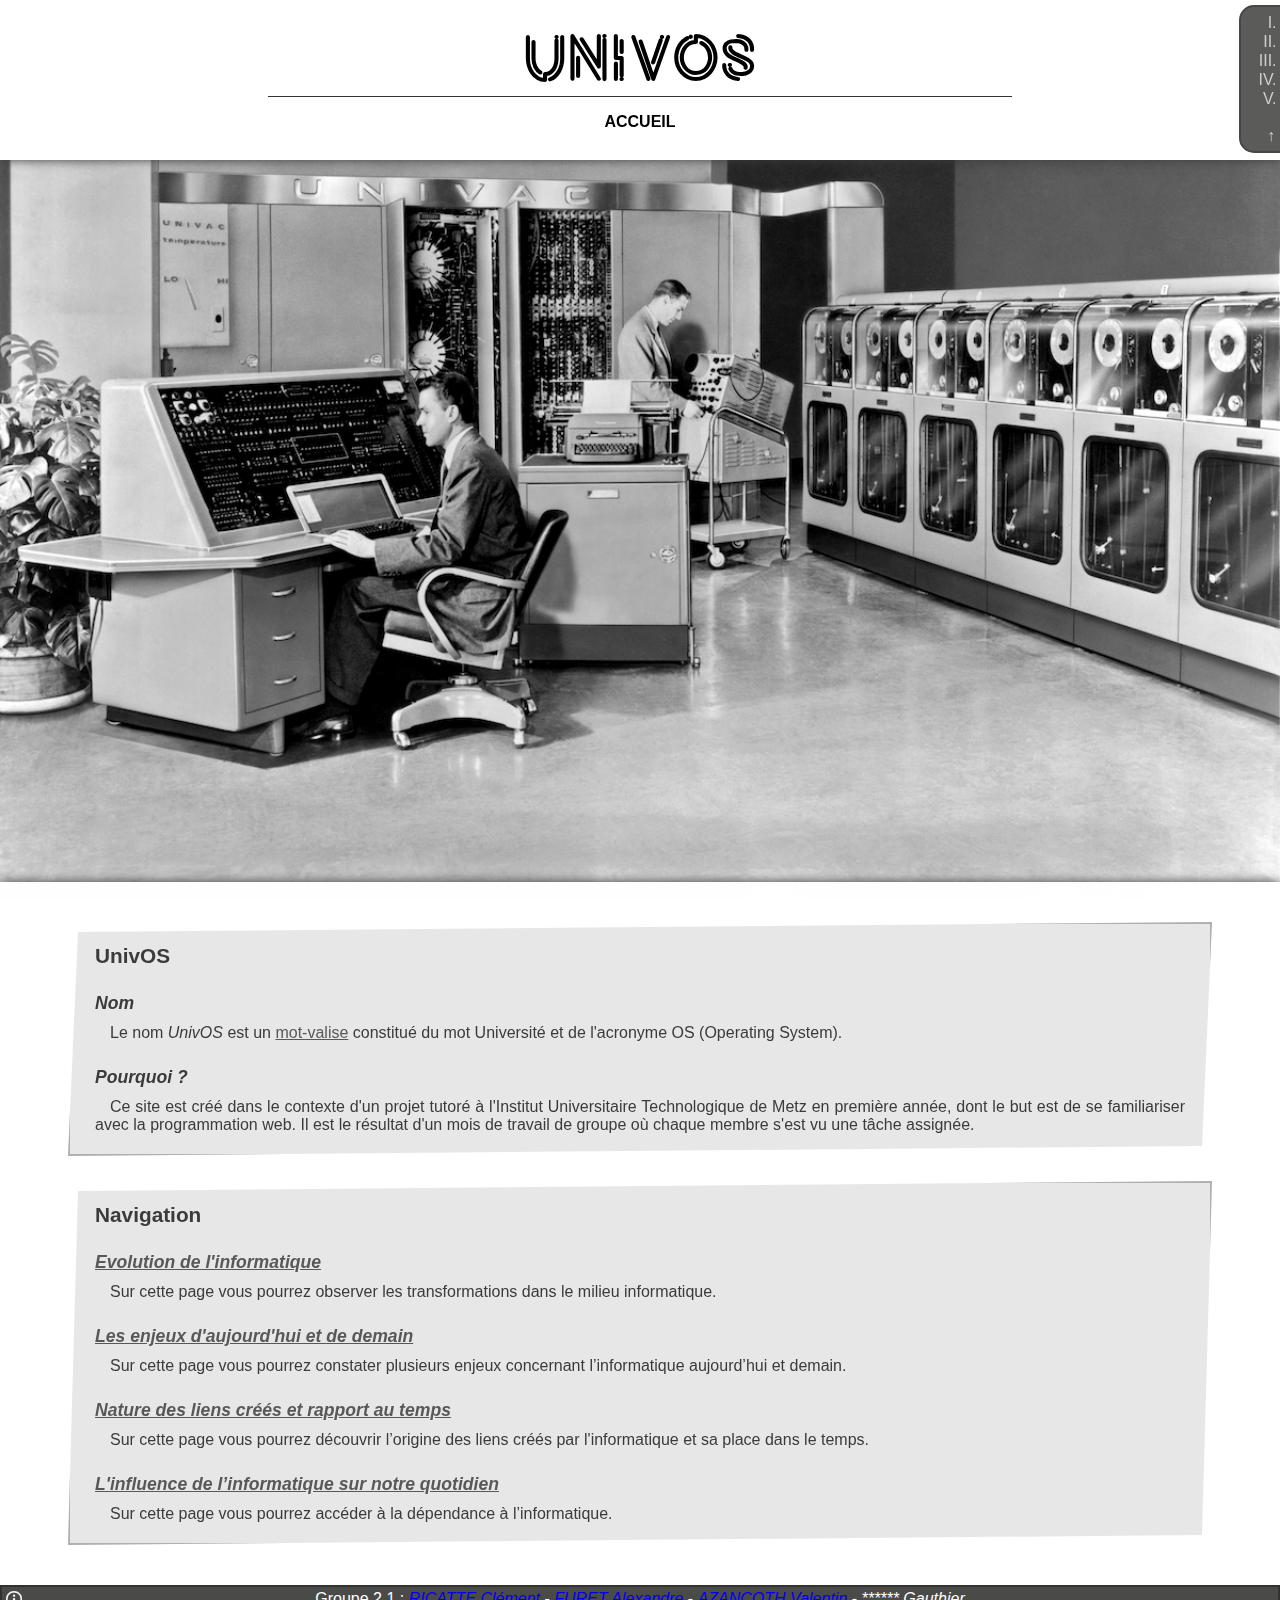
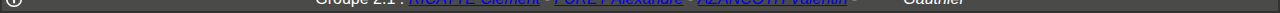
<file: index.html>
<!DOCTYPE html>
<html>

<head>
    <meta charset="utf-8" />
    <title>Projet - Accueil</title>
    <link rel="stylesheet" media="screen and (min-width:721px)" href="style.css" />
    <link rel="stylesheet" media="screen and (max-width:720px)" href="mobile.css" />

    <meta name="viewport" content="width=max-device-width, initial-scale=1" />
    <!-- https://devweb.iutmetz.univ-lorraine.fr/~ricatte3u/WEB/Projet/index.html -->
</head>

<body>
    <header>
        <h1>UnivOS</h1>
        <p>Accueil</p>
    </header>
    <nav id="menu">
        <ol>
            <li><a href="index.html">Accueil</a></li>
            <li><a href="page/evolution.html">Evolution de l'informatique</a></li>
            <li><a href="page/enjeux.html">Les enjeux d'aujourd'hui et de demain</a></li>
            <li><a href="page/nature.html">Nature des liens créés et rapport au temps</a></li>
            <li><a href="page/influence.html">L'influence de l’informatique sur notre quotidien</a></li>
        </ol>
        <p style="font-style: italic;"><a href="#">↑ Retour en haut de page</a></p>
        <a href="https://www.univ-lorraine.fr/" target="blank"><img src="images/univ.gif" /></a>
    </nav>
    <div class="backimg evolution"></div>
    <div id="body">
        <section>
            <article>
                <h2>UnivOS</h2>
                <h3>Nom</h3>
                <p>
                    Le nom <i>UnivOS</i> est un <a href="https://fr.wikipedia.org/wiki/Mot-valise"
                        title="https://fr.wikipedia.org/wiki/Mot-valise" target="blank">mot-valise</a> constitué du mot
                    Université et de l'acronyme OS (Operating System).
                </p>
                <h3>Pourquoi ?</h3>
                <p>
                    Ce site est créé dans le contexte d'un projet tutoré à l'Institut Universitaire Technologique de
                    Metz en première année, dont le but est de se familiariser avec la programmation web.
                    Il est le résultat d'un mois de travail de groupe où chaque membre s'est vu une tâche assignée.
                </p>
                <a href="#" class="haut_de_page">↑ Retour en haut de page</a>
            </article>
            <article>
                <h2>Navigation</h2>
                <h3><a href="page/evolution.html">Evolution de l'informatique</a></h3>
                <p>
                    Sur cette page vous pourrez observer les transformations dans le milieu informatique.
                </p>
                <h3><a href="page/enjeux.html">Les enjeux d'aujourd'hui et de demain</a></h3>
                <p>
                    Sur cette page vous pourrez constater plusieurs enjeux concernant l’informatique aujourd’hui et
                    demain.
                </p>
                <h3><a href="page/nature.html">Nature des liens créés et rapport au temps</a></h3>
                <p>
                    Sur cette page vous pourrez découvrir l’origine des liens créés par l'informatique et sa place dans
                    le temps.
                </p>
                <h3><a href="page/influence.html">L'influence de l’informatique sur notre quotidien</a></h3>
                <p>
                    Sur cette page vous pourrez accéder à la dépendance à l’informatique.
                </p>
                <a href="#" class="haut_de_page">↑ Retour en haut de page</a>
            </article>
        </section>
        <footer>
            <span><img src="images/info.jpg" /></span>
            <p>Groupe 2.1 : <i><a href="https://github.com/AvaN0x">RICATTE Clément</a></i> - <i><a
                        href="https://github.com/raigun57">FURET Alexandre</a></i> -
                <i><a href="https://github.com/Valaaz">AZANCOTH Valentin</a></i> - <i>******
                    Gauthier</i>
            </p>
        </footer>
    </div>
</body>

</html>
</file>
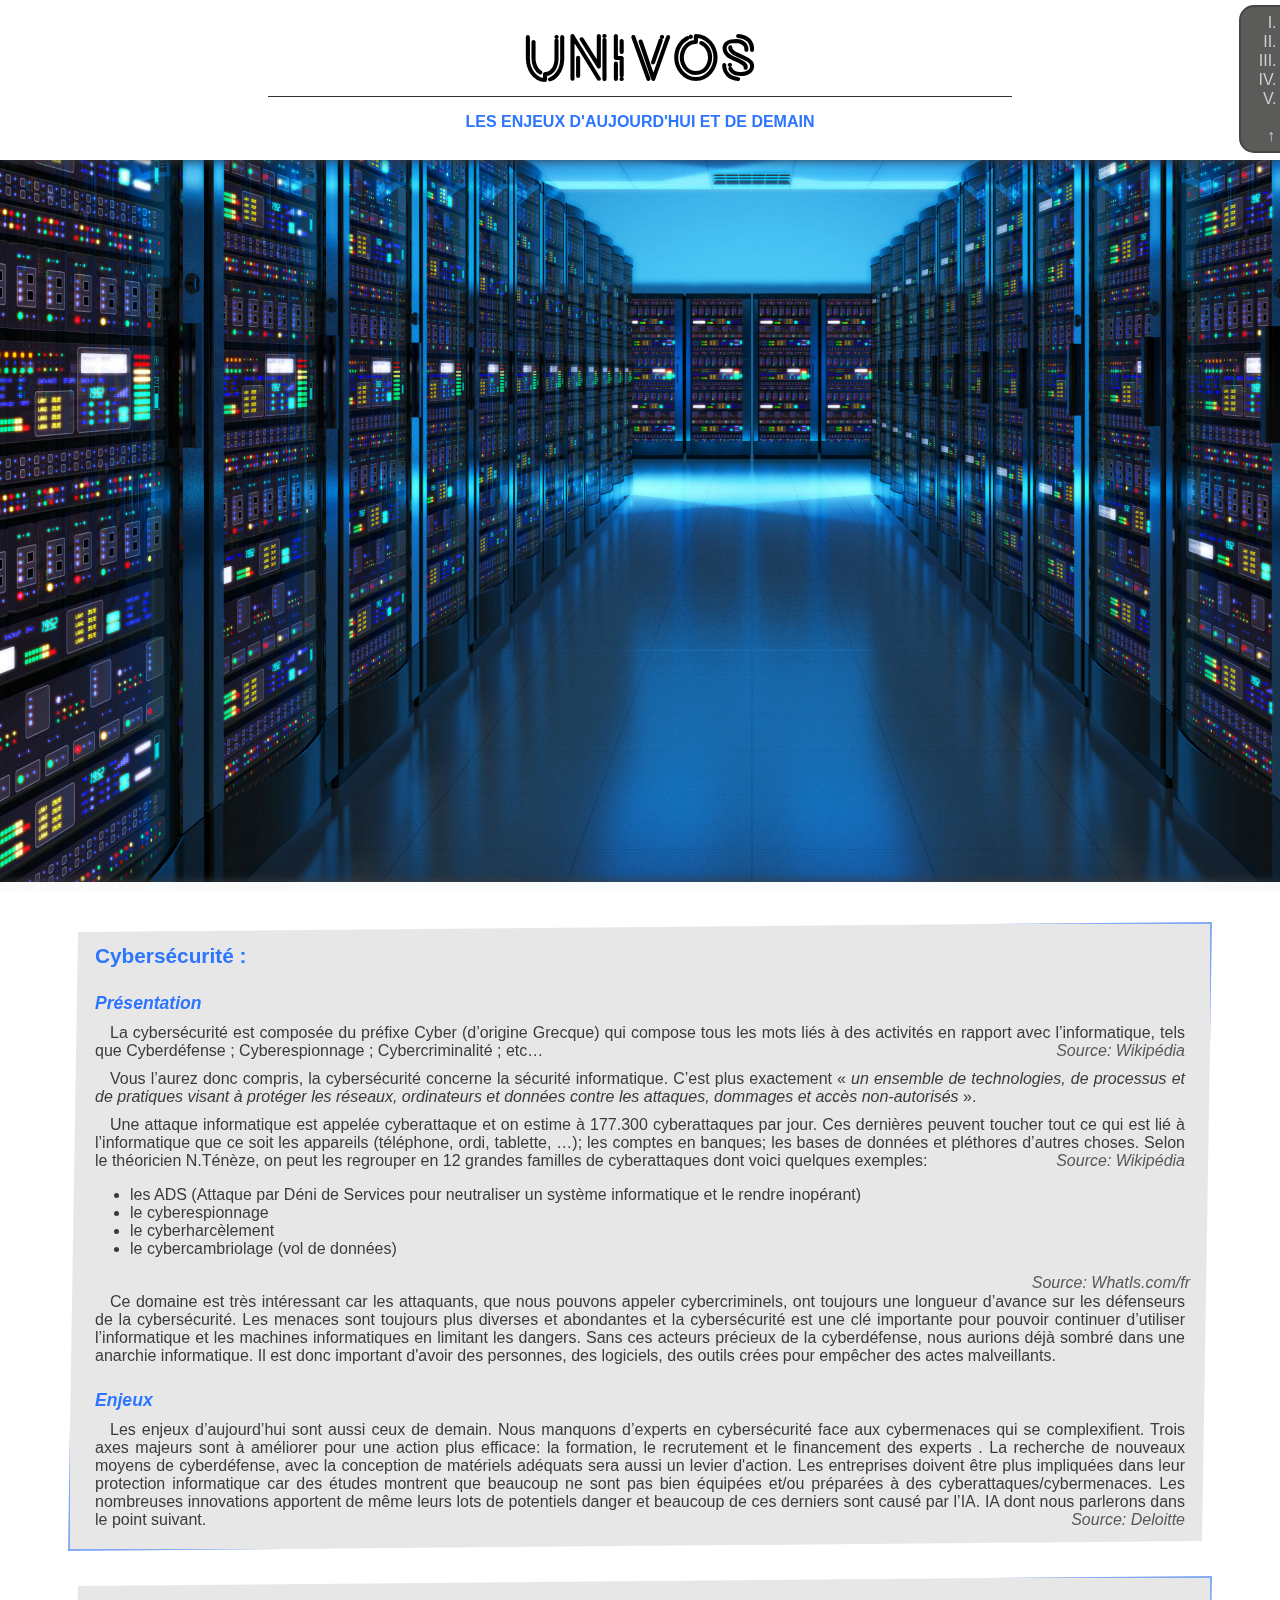
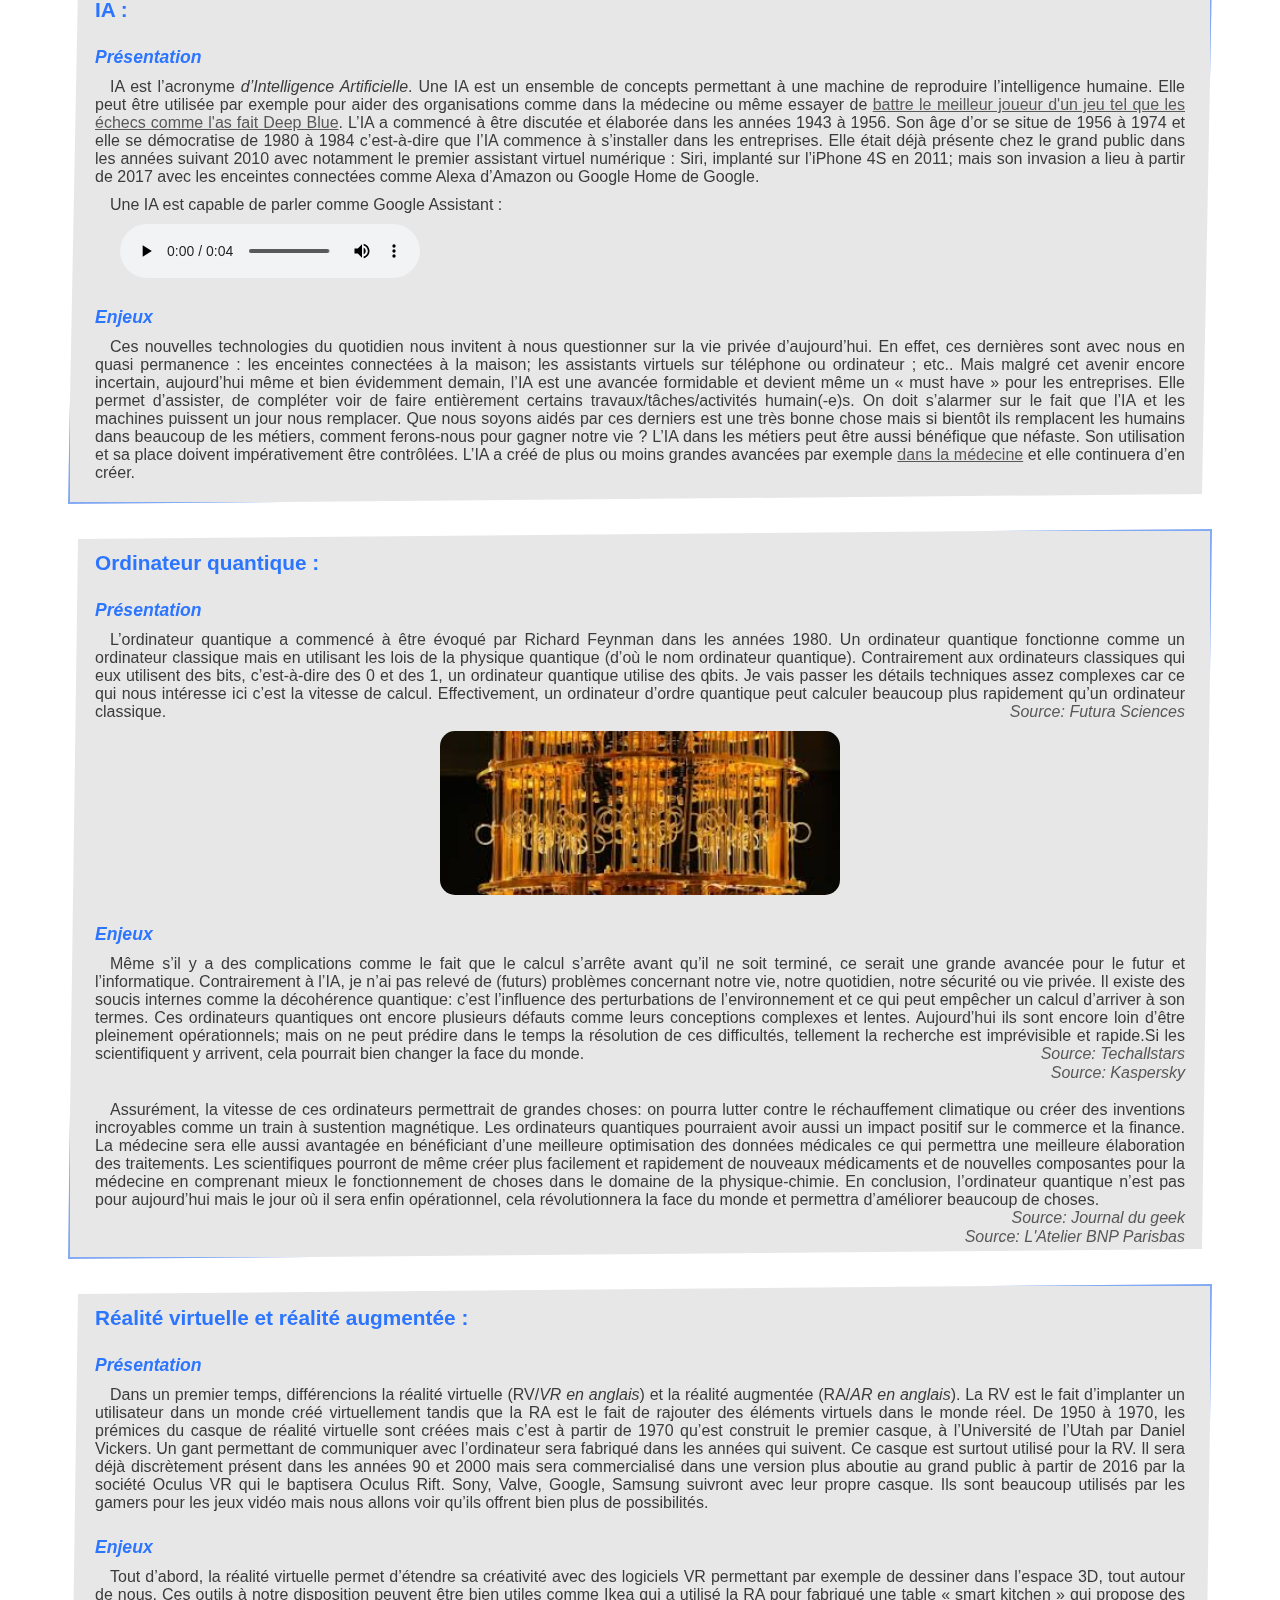
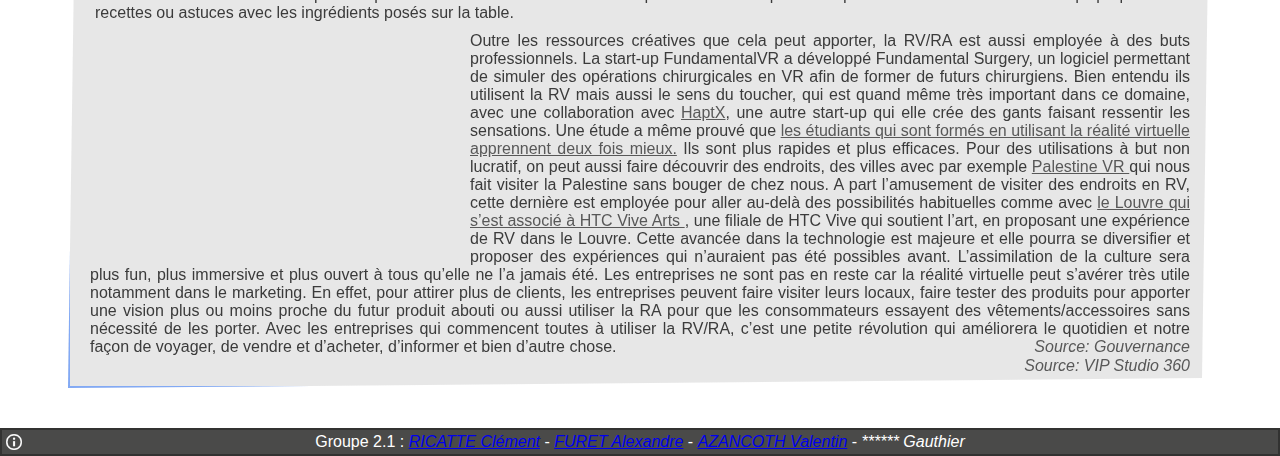
<file: page/enjeux.html>
<!DOCTYPE html>
<html>

<head>
    <meta charset="utf-8" />
    <title>Projet - Enjeux</title>
    <link rel="stylesheet" media="screen and (min-width:721px)" href="../style.css" />
    <link rel="stylesheet" media="screen and (max-width:720px)" href="../mobile.css" />
    <meta name="viewport" content="width=max-device-width, initial-scale=1" />
</head>

<body class="enjeux">
    <header>
        <h1>UnivOS</h1>
        <p>Les enjeux d'aujourd'hui et de demain</p>
    </header>
    <nav id="menu">
        <ol>
            <li><a href="../index.html">Accueil</a></li>
            <li><a href="evolution.html">Evolution de l'informatique</a></li>
            <li><a href="enjeux.html">Les enjeux d'aujourd'hui et de demain</a></li>
            <li><a href="nature.html">Nature des liens créés et rapport au temps</a></li>
            <li><a href="influence.html">L'influence de l’informatique sur notre quotidien</a></li>
        </ol>
        <p style="font-style: italic;"><a href="#">↑ Retour en haut de page</a></p>
        <a href="https://www.univ-lorraine.fr/" target="blank"><img src="../images/univ.gif" /></a>
    </nav>
    <div class="backimg enjeux"></div>
    <div id="body">
        <section>
            <article>
                <h2>Cybersécurité :</h2>
                <h3>Présentation</h3>
                <p>
                    La cybersécurité est composée du préfixe Cyber (d’origine Grecque) qui compose tous les mots liés à
                    des activités en rapport avec l’informatique, tels que Cyberdéfense ; Cyberespionnage ;
                    Cybercriminalité ; etc…
                    <a class="source" href="https://fr.wikipedia.org/wiki/Cyber"
                        title="https://fr.wikipedia.org/wiki/Cyber" target="blank">Source: Wikipédia</a>
                </p>
                <p>
                    Vous l’aurez donc compris, la cybersécurité concerne la sécurité informatique. C’est plus exactement
                    « <i>un ensemble de technologies, de processus et de pratiques visant à protéger les réseaux,
                        ordinateurs et données contre les attaques, dommages et accès non-autorisés</i> ».
                </p>
                <p>
                    Une attaque informatique est appelée cyberattaque et on estime à 177.300 cyberattaques par jour. Ces
                    dernières peuvent toucher tout ce qui est lié à l’informatique que ce soit les appareils (téléphone,
                    ordi, tablette, …); les comptes en banques; les bases de données et pléthores d’autres choses. Selon
                    le théoricien N.Ténèze, on peut les regrouper en 12 grandes familles de cyberattaques dont voici
                    quelques exemples:
                    <a class="source" href="https://fr.wikipedia.org/wiki/Cyberattaque"
                        title="https://fr.wikipedia.org/wiki/Cyberattaque" target="_blank">Source: Wikipédia</a>
                </p>
                <p>
                <ul>
                    <li>les ADS (Attaque par Déni de Services pour neutraliser un système informatique et le rendre
                        inopérant)</li>
                    <li>le cyberespionnage</li>
                    <li>le cyberharcèlement</li>
                    <li>le cybercambriolage (vol de données)</li>
                </ul>
                <a class="source"
                    href="https://whatis.techtarget.com/fr/definition/cybersecurite#targetText=La%20cybers%C3%A9curit%C3%A9%20est%20un%20ensemble,cybers%C3%A9curit%C3%A9%20et%20la%20s%C3%A9curit%C3%A9%20physique."
                    title="https://whatis.techtarget.com/fr/definition/cybersecurite#targetText=La%20cybers%C3%A9curit%C3%A9%20est%20un%20ensemble,cybers%C3%A9curit%C3%A9%20et%20la%20s%C3%A9curit%C3%A9%20physique."
                    target="blank">Source: WhatIs.com/fr</a>
                </p>
                <p>
                    Ce domaine est très intéressant car les attaquants, que nous pouvons appeler cybercriminels, ont
                    toujours une longueur d’avance sur les défenseurs de la cybersécurité. Les menaces sont toujours
                    plus diverses et abondantes et la cybersécurité est une clé importante pour pouvoir continuer
                    d’utiliser l’informatique et les machines informatiques en limitant les dangers. Sans ces acteurs
                    précieux de la cyberdéfense, nous aurions déjà sombré dans une anarchie informatique. Il est donc
                    important d'avoir des personnes, des logiciels, des outils crées pour empêcher des actes
                    malveillants.
                </p>
                <h3>Enjeux</h3>
                <p>
                    Les enjeux d’aujourd’hui sont aussi ceux de demain. Nous manquons d’experts en cybersécurité face
                    aux cybermenaces qui se complexifient. Trois axes majeurs sont à améliorer pour une action plus
                    efficace: la formation, le recrutement et le financement des experts . La recherche de nouveaux
                    moyens de cyberdéfense, avec la conception de matériels adéquats sera aussi un levier d'action. Les
                    entreprises doivent être plus impliquées dans leur protection informatique car des études montrent
                    que beaucoup ne sont pas bien équipées et/ou préparées à des cyberattaques/cybermenaces. Les
                    nombreuses innovations apportent de même leurs lots de potentiels danger et beaucoup de ces derniers
                    sont causé par l’IA. IA dont nous parlerons dans le point suivant.
                    <a class="source"
                        href="https://www.deloitte-france.fr/formulaire/telechargement/les-grands-enjeux-de-la-cybersecurite?_ga=2.170685792.1136114388.1572271392-1370260427.1572271392"
                        title="https://www.deloitte-france.fr/formulaire/telechargement/les-grands-enjeux-de-la-cybersecurite?_ga=2.170685792.1136114388.1572271392-1370260427.1572271392"
                        target="blank">Source: Deloitte</a>
                </p>

                <a href="#" class="haut_de_page">↑ Retour en haut de page</a>
            </article>

            <article>
                <h2>IA :</h2>
                <h3>Présentation</h3>
                <p>
                    IA est l’acronyme <i>d’Intelligence Artificielle</i>. Une IA est un ensemble de concepts permettant
                    à une machine de reproduire l’intelligence humaine. Elle peut être utilisée par exemple pour aider
                    des organisations comme dans la médecine ou même essayer de <a
                        href="http://www.leparisien.fr/archives/le-jour-ou-deep-blue-a-humilie-garry-kasparov-aux-echecs-09-03-2016-5612103.php#targetText=Garry%20Kasparov%2C%20le%2011%20mai,(INA.)&targetText=11%20mai%201997%20%3A%20un%20monde,est%20d%C3%A9fait%20par%20une%20machine."
                        title="Joueur battu aux échecs par une IA" target="blank"> battre le meilleur joueur d'un jeu
                        tel que les échecs comme l'as fait Deep Blue</a>. L’IA a commencé à être discutée et élaborée
                    dans les années 1943 à 1956. Son âge d’or se situe de 1956 à 1974 et elle se démocratise de 1980 à
                    1984 c’est-à-dire que l’IA commence à s’installer dans les entreprises. Elle était déjà présente
                    chez le grand public dans les années suivant 2010 avec notamment le premier assistant virtuel
                    numérique : Siri, implanté sur l’iPhone 4S en 2011; mais son invasion a lieu à partir de 2017 avec
                    les enceintes connectées comme Alexa d’Amazon ou Google Home de Google.
                </p>
                <p id="audio">
                    Une IA est capable de parler comme Google Assistant :<br />
                    <audio style="margin: 10px 0 0 25px" controls>
                        <source src="../audio/google_assistant.mp3" type="audio/mp3">
                    </audio>
                </p>
                <h3>Enjeux</h3>
                <p>
                    Ces nouvelles technologies du quotidien nous invitent à nous questionner sur la vie privée
                    d’aujourd’hui. En effet, ces dernières sont avec nous en quasi permanence : les enceintes connectées
                    à la maison; les assistants virtuels sur téléphone ou ordinateur ; etc.. Mais malgré cet avenir
                    encore incertain, aujourd’hui même et bien évidemment demain, l’IA est une avancée formidable et
                    devient même un « must have » pour les entreprises. Elle permet d’assister, de compléter voir de
                    faire entièrement certains travaux/tâches/activités humain(-e)s. On doit s’alarmer sur le fait que
                    l’IA et les machines puissent un jour nous remplacer. Que nous soyons aidés par ces derniers est une
                    très bonne chose mais si bientôt ils remplacent les humains dans beaucoup de les métiers, comment
                    ferons-nous pour gagner notre vie ? L’IA dans les métiers peut être aussi bénéfique que néfaste. Son
                    utilisation et sa place doivent impérativement être contrôlées. L’IA a créé de plus ou moins grandes
                    avancées par exemple <a
                        href="https://www.inserm.fr/information-en-sante/dossiers-information/intelligence-artificielle-et-sante"
                        title="Avancées dans la médecine" target="blank">dans la médecine</a> et elle continuera d’en
                    créer.
                </p>

                <a href="#" class="haut_de_page">↑ Retour en haut de page</a>
            </article>

            <article>
                <h2>Ordinateur quantique :</h2>
                <h3>Présentation</h3>
                <p>
                    L’ordinateur quantique a commencé à être évoqué par Richard Feynman dans les années 1980. Un
                    ordinateur quantique fonctionne comme un ordinateur classique mais en utilisant les lois de la
                    physique quantique (d’où le nom ordinateur quantique). Contrairement aux ordinateurs classiques qui
                    eux utilisent des bits, c’est-à-dire des 0 et des 1, un ordinateur quantique utilise des qbits. Je
                    vais passer les détails techniques assez complexes car ce qui nous intéresse ici c’est la vitesse de
                    calcul. Effectivement, un ordinateur d’ordre quantique peut calculer beaucoup plus rapidement qu’un
                    ordinateur classique.
                    <a class="source"
                        href="https://www.futura-sciences.com/sciences/definitions/physique-ordinateur-quantique-4348/"
                        title="Futura Sciences" target="blank">Source: Futura Sciences</a>
                </p>
                <div style="width: 100%; text-align: center">
                    <img src="../images/Ordinateur_quantique.jpg" style="width: 400px; border-radius: 15px">
                </div>
                <h3>Enjeux</h3>
                <p>
                    Même s’il y a des complications comme le fait que le calcul s’arrête avant qu’il ne soit terminé, ce
                    serait une grande avancée pour le futur et l’informatique. Contrairement à l’IA, je n’ai pas relevé
                    de (futurs) problèmes concernant notre vie, notre quotidien, notre sécurité ou vie privée. Il existe
                    des soucis internes comme la décohérence quantique: c’est l’influence des perturbations de
                    l’environnement et ce qui peut empêcher un calcul d’arriver à son termes. Ces ordinateurs quantiques
                    ont encore plusieurs défauts comme leurs conceptions complexes et lentes. Aujourd’hui ils sont
                    encore loin d’être pleinement opérationnels; mais on ne peut prédire dans le temps la résolution de
                    ces difficultés, tellement la recherche est imprévisible et rapide.Si les scientifiquent y arrivent,
                    cela pourrait bien changer la face du monde.
                    <a class="source"
                        href="https://www.techallstars.eu/sciences/le-probleme-avec-les-ordinateurs-quantiques/"
                        title="Techallstars" target="blank">Source: Techallstars</a>
                    <a class="source"
                        href="https://www.kaspersky.fr/blog/linformatique-quantique-et-la-fin-de-la-securite/1733/"
                        title="Kaspersky" target="blank">Source: Kaspersky</a>
                </p>
                </br>
                <p>
                    Assurément, la vitesse de ces ordinateurs permettrait de grandes choses: on pourra lutter contre le
                    réchauffement climatique ou créer des inventions incroyables comme un train à sustention magnétique.
                    Les ordinateurs quantiques pourraient avoir aussi un impact positif sur le commerce et la finance.
                    La médecine sera elle aussi avantagée en bénéficiant d’une meilleure optimisation des données
                    médicales ce qui permettra une meilleure élaboration des traitements. Les scientifiques pourront de
                    même créer plus facilement et rapidement de nouveaux médicaments et de nouvelles composantes pour la
                    médecine en comprenant mieux le fonctionnement de choses dans le domaine de la physique-chimie. En
                    conclusion, l’ordinateur quantique n’est pas pour aujourd’hui mais le jour où il sera enfin
                    opérationnel, cela révolutionnera la face du monde et permettra d’améliorer beaucoup de choses.
                    <a class="source"
                        href="https://www.journaldugeek.com/dossier/ordinateur-quantique-quest-va-changer-concretement/"
                        title="Journal du geek" target="blank">Source: Journal du geek</a>
                    <a class="source"
                        href="https://atelier.bnpparibas/health/article/ordinateur-quantique-revolutionnera-sante"
                        title="L'Atelier BNP Parisbas" target="blank">Source: L'Atelier BNP Parisbas</a>
                </p>
            </article>

            <article>
                <h2>Réalité virtuelle et réalité augmentée :</h2>
                <h3>Présentation</h3>
                <p>
                    Dans un premier temps, différencions la réalité virtuelle (RV/<i>VR en anglais</i>) et la réalité
                    augmentée (RA/<i>AR en anglais</i>). La RV est le fait d’implanter un utilisateur dans un monde créé
                    virtuellement tandis que la RA est le fait de rajouter des éléments virtuels dans le monde réel. De
                    1950 à 1970, les prémices du casque de réalité virtuelle sont créées mais c’est à partir de 1970
                    qu’est construit le premier casque, à l’Université de l’Utah par Daniel Vickers. Un gant permettant
                    de communiquer avec l’ordinateur sera fabriqué dans les années qui suivent. Ce casque est surtout
                    utilisé pour la RV. Il sera déjà discrètement présent dans les années 90 et 2000 mais sera
                    commercialisé dans une version plus aboutie au grand public à partir de 2016 par la société Oculus
                    VR qui le baptisera Oculus Rift. Sony, Valve, Google, Samsung suivront avec leur propre casque. Ils
                    sont beaucoup utilisés par les gamers pour les jeux vidéo mais nous allons voir qu’ils offrent bien
                    plus de possibilités.
                </p>
                <h3>Enjeux</h3>
                <p>
                    Tout d’abord, la réalité virtuelle permet d’étendre sa créativité avec des logiciels VR permettant
                    par exemple de dessiner dans l’espace 3D, tout autour de nous. Ces outils à notre disposition
                    peuvent être bien utiles comme Ikea qui a utilisé la RA pour fabriqué une table « smart kitchen »
                    qui propose des recettes ou astuces avec les ingrédients posés sur la table.
                <div style="float:left; margin: 15px">
                    <iframe width='350px' height='200px' style="border-radius: 15px" frameborder='0' marginheight='0'
                        marginwidth='0' scrolling='no' src='https://www.youtube.com/embed/qD60cBQOABY'
                        allow='fullscreen,autoplay'></iframe>
                </div>
                Outre les ressources créatives que cela peut apporter, la RV/RA est aussi employée à des buts
                professionnels. La start-up FundamentalVR a développé Fundamental Surgery, un logiciel permettant de
                simuler des opérations chirurgicales en VR afin de former de futurs chirurgiens. Bien entendu ils
                utilisent la RV mais aussi le sens du toucher, qui est quand même très important dans ce domaine, avec
                une collaboration avec <a
                    href="https://www.usine-digitale.fr/article/fundamentalvr-integre-les-gants-haptx-a-sa-solution-de-formation-chirurgicale-en-realite-virtuelle.N818750"
                    title="L'Usine Digitale" target="blank">HaptX</a>, une autre start-up qui elle crée des gants
                faisant ressentir les sensations.
                Une étude a même prouvé que <a
                    href="https://www.usine-digitale.fr/article/les-etudiants-chirurgiens-apprendraient-deux-fois-mieux-en-realite-virtuelle-d-apres-une-etude.N874295"
                    title="Formation avec la réalité virtuelle" target="blank"> les étudiants qui sont formés en
                    utilisant la réalité virtuelle apprennent deux fois mieux.</a>
                Ils sont plus rapides et plus efficaces. Pour des utilisations à but non lucratif, on peut aussi faire
                découvrir des endroits, des villes avec par exemple <a
                    href="https://www.francetvinfo.fr/replay-radio/en-direct-du-monde/une-application-de-realite-virtuelle-permet-de-plonger-dans-le-quotidien-des-palestiniens_3662545.html"
                    title="Palestine VR" target="blank"> Palestine VR </a> qui nous fait visiter la Palestine sans
                bouger de chez nous. A part l’amusement de visiter des endroits en RV, cette dernière est employée pour
                aller au-delà des possibilités habituelles comme avec <a
                    href="https://presse.louvre.fr/strongle-musee-du-louvre-lance-sa-premiere-experience-de-realite-virtuelle-en-partenariat-avec-htc-vive-artsnbsp-strong/"
                    title="Louvre VR" target="blank"> le Louvre qui s’est associé à HTC Vive Arts </a>
                , une filiale de HTC Vive qui soutient l’art, en proposant une expérience de RV dans le Louvre. Cette
                avancée dans la technologie est majeure et elle pourra se diversifier et proposer des expériences qui
                n’auraient pas été possibles avant. L’assimilation de la culture sera plus fun, plus immersive et plus
                ouvert à tous qu’elle ne l’a jamais été.
                Les entreprises ne sont pas en reste car la réalité virtuelle peut s’avérer très utile notamment dans le
                marketing. En effet, pour attirer plus de clients, les entreprises peuvent faire visiter leurs locaux,
                faire tester des produits pour apporter une vision plus ou moins proche du futur produit abouti ou aussi
                utiliser la RA pour que les consommateurs essayent des vêtements/accessoires sans nécessité de les
                porter. Avec les entreprises qui commencent toutes à utiliser la RV/RA, c’est une petite révolution qui
                améliorera le quotidien et notre façon de voyager, de vendre et d’acheter, d’informer et bien d’autre
                chose.
                <a class="source"
                    href="https://gouvernance.news/2019/02/05/realite-virtuelle-enjeu-incontournable-pour-lentreprise-de-demain/"
                    title="Gouvernance" target="blank">Source: Gouvernance</a>
                <a class="source"
                    href="https://www.vip-studio360.fr/la-realite-virtuelle-quels-enjeux-pour-les-industries/"
                    title="VIP Studio 360" target="blank">Source: VIP Studio 360</a>
                </p>
            </article>
        </section>
        <footer>
            <span><img src="../images/info.jpg" /></span>
            <p>Groupe 2.1 : <i><a href="https://github.com/AvaN0x">RICATTE Clément</a></i> - <i><a
                        href="https://github.com/raigun57">FURET Alexandre</a></i> -
                <i><a href="https://github.com/Valaaz">AZANCOTH Valentin</a></i> - <i>******
                    Gauthier</i>
            </p>
        </footer>
    </div>
</body>

</html>
</file>
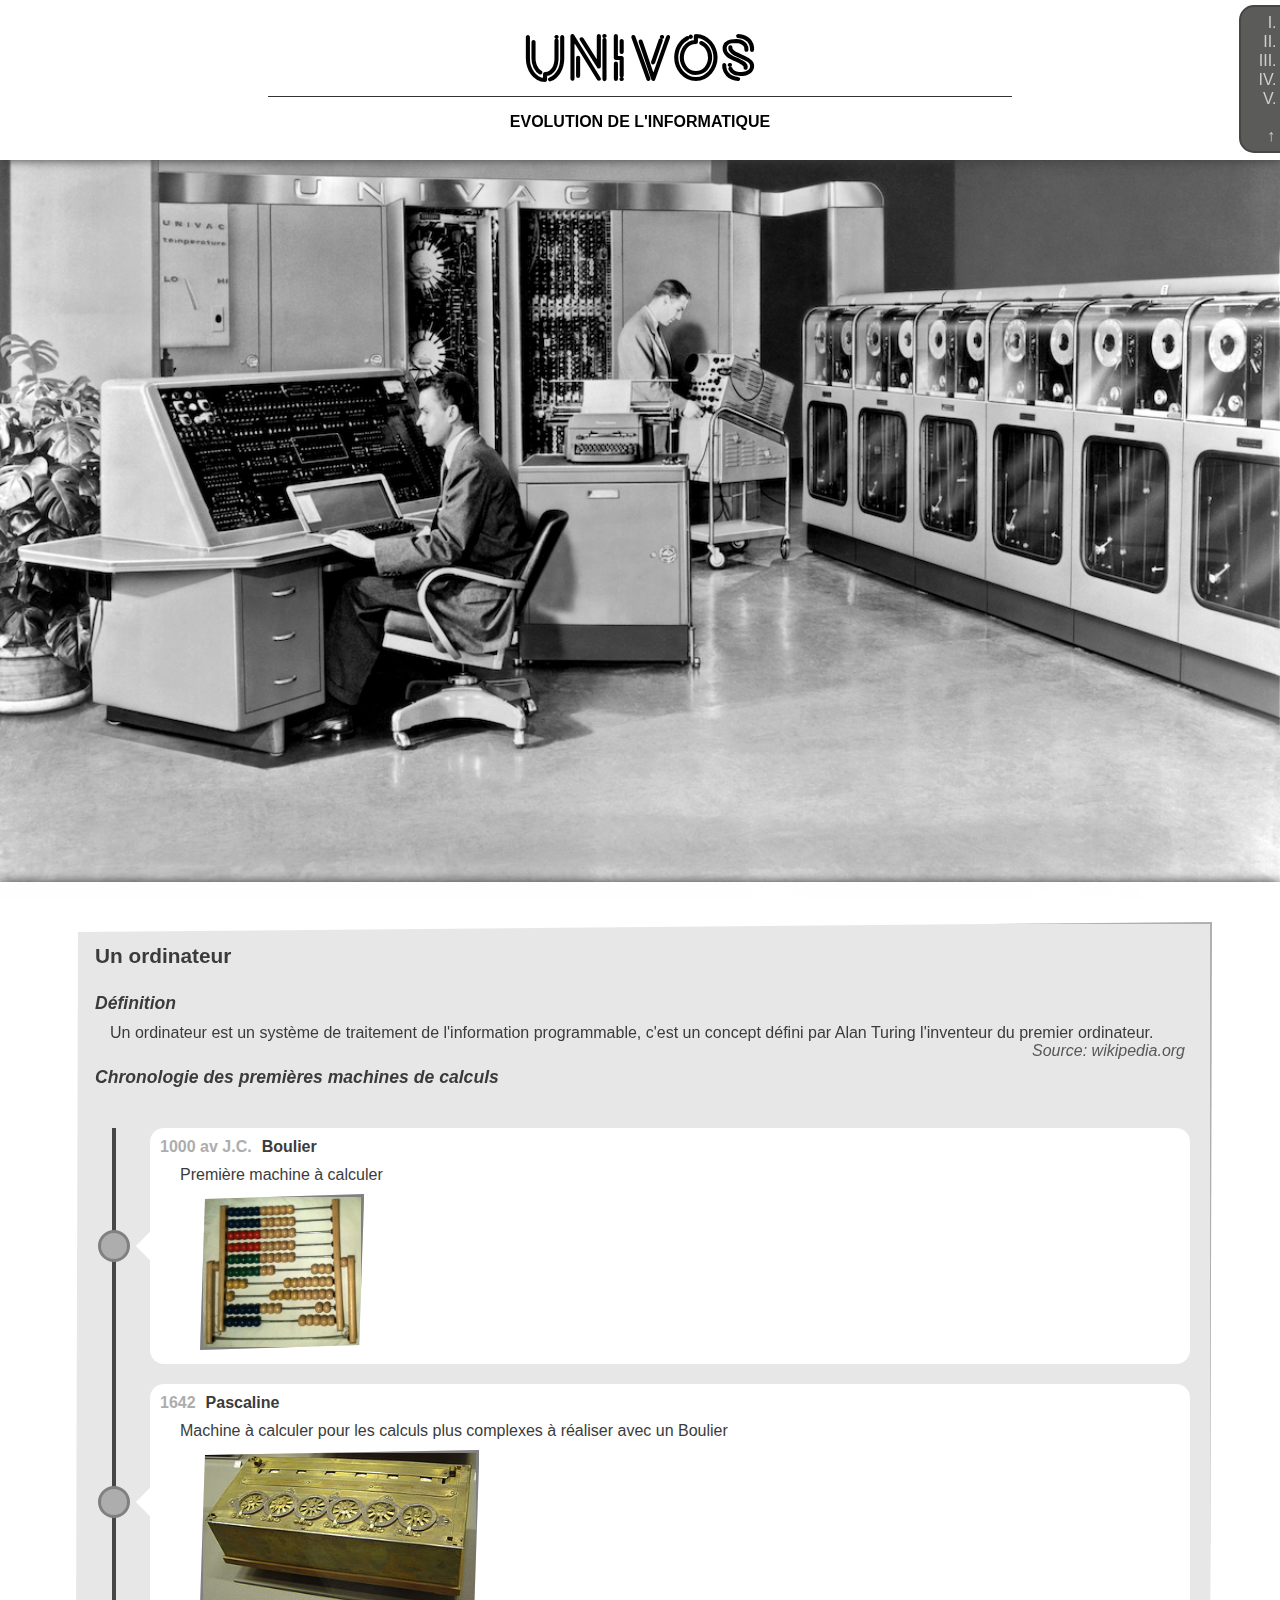
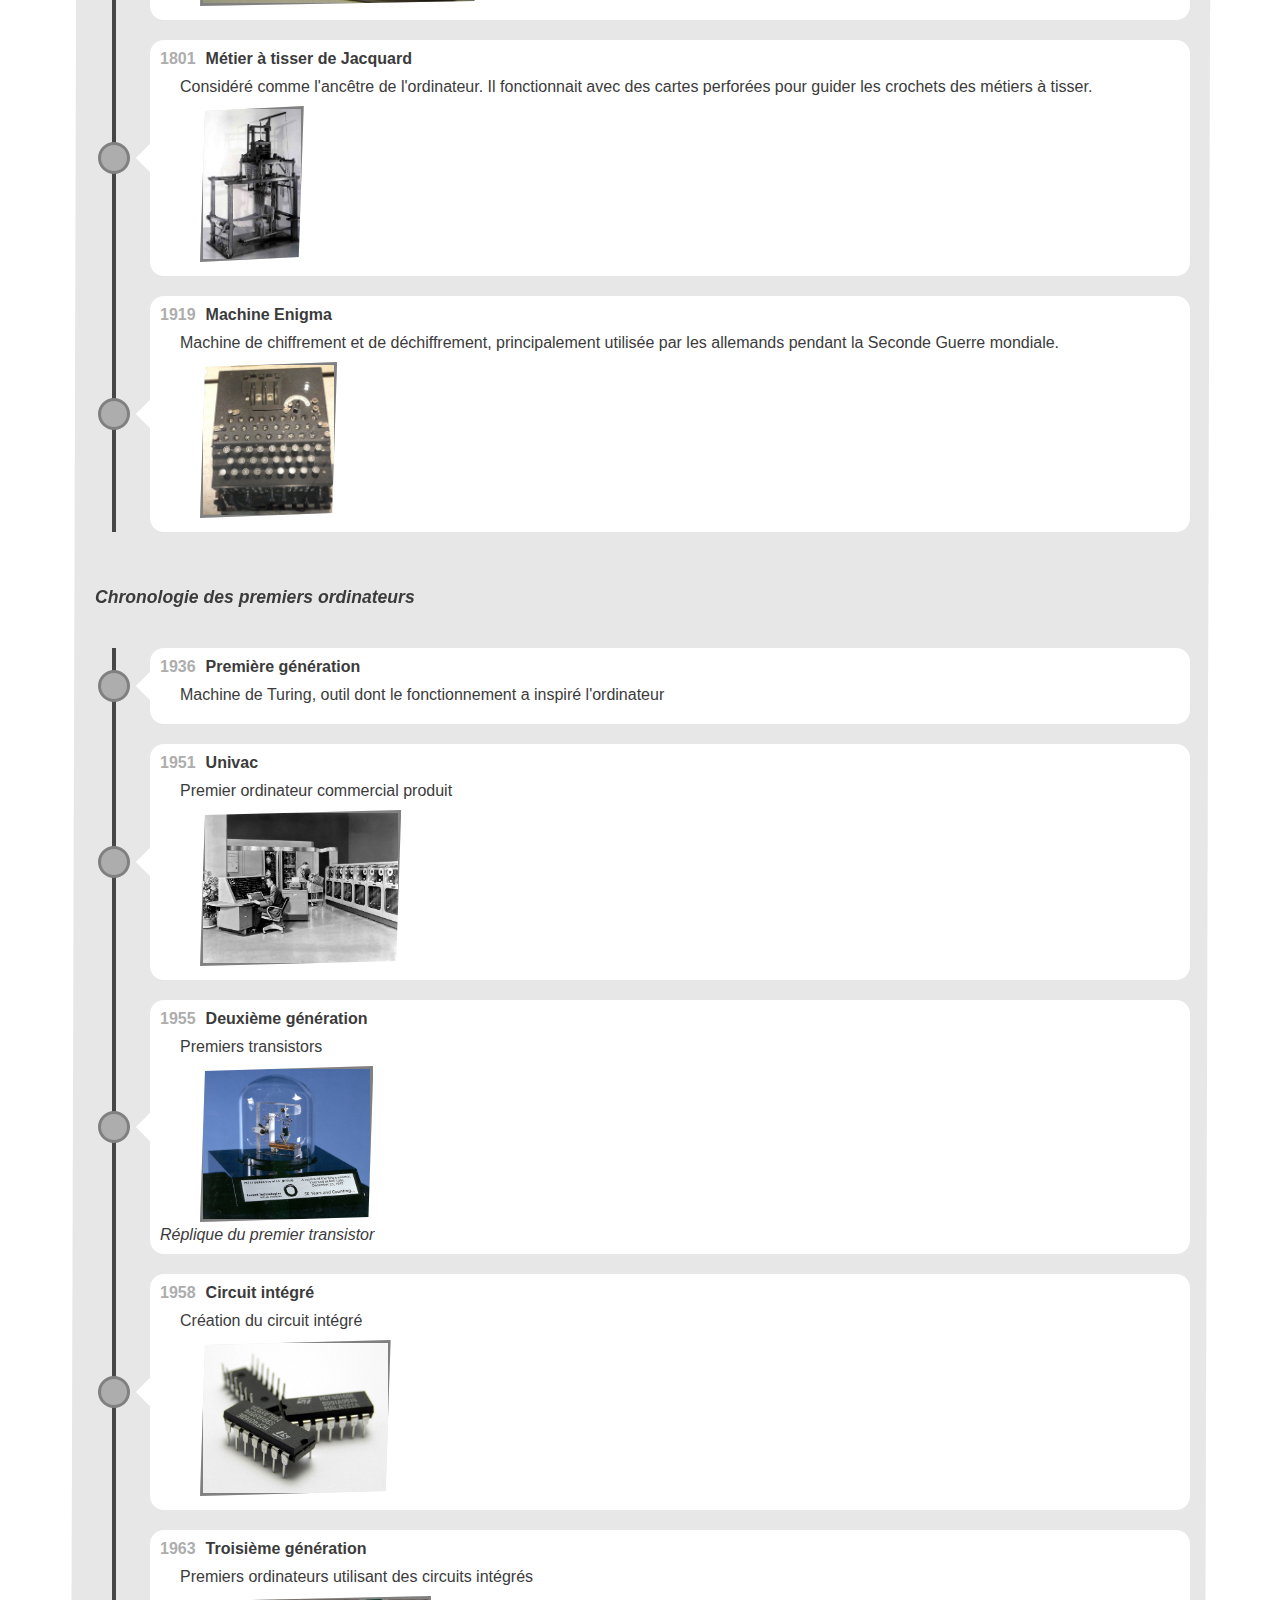
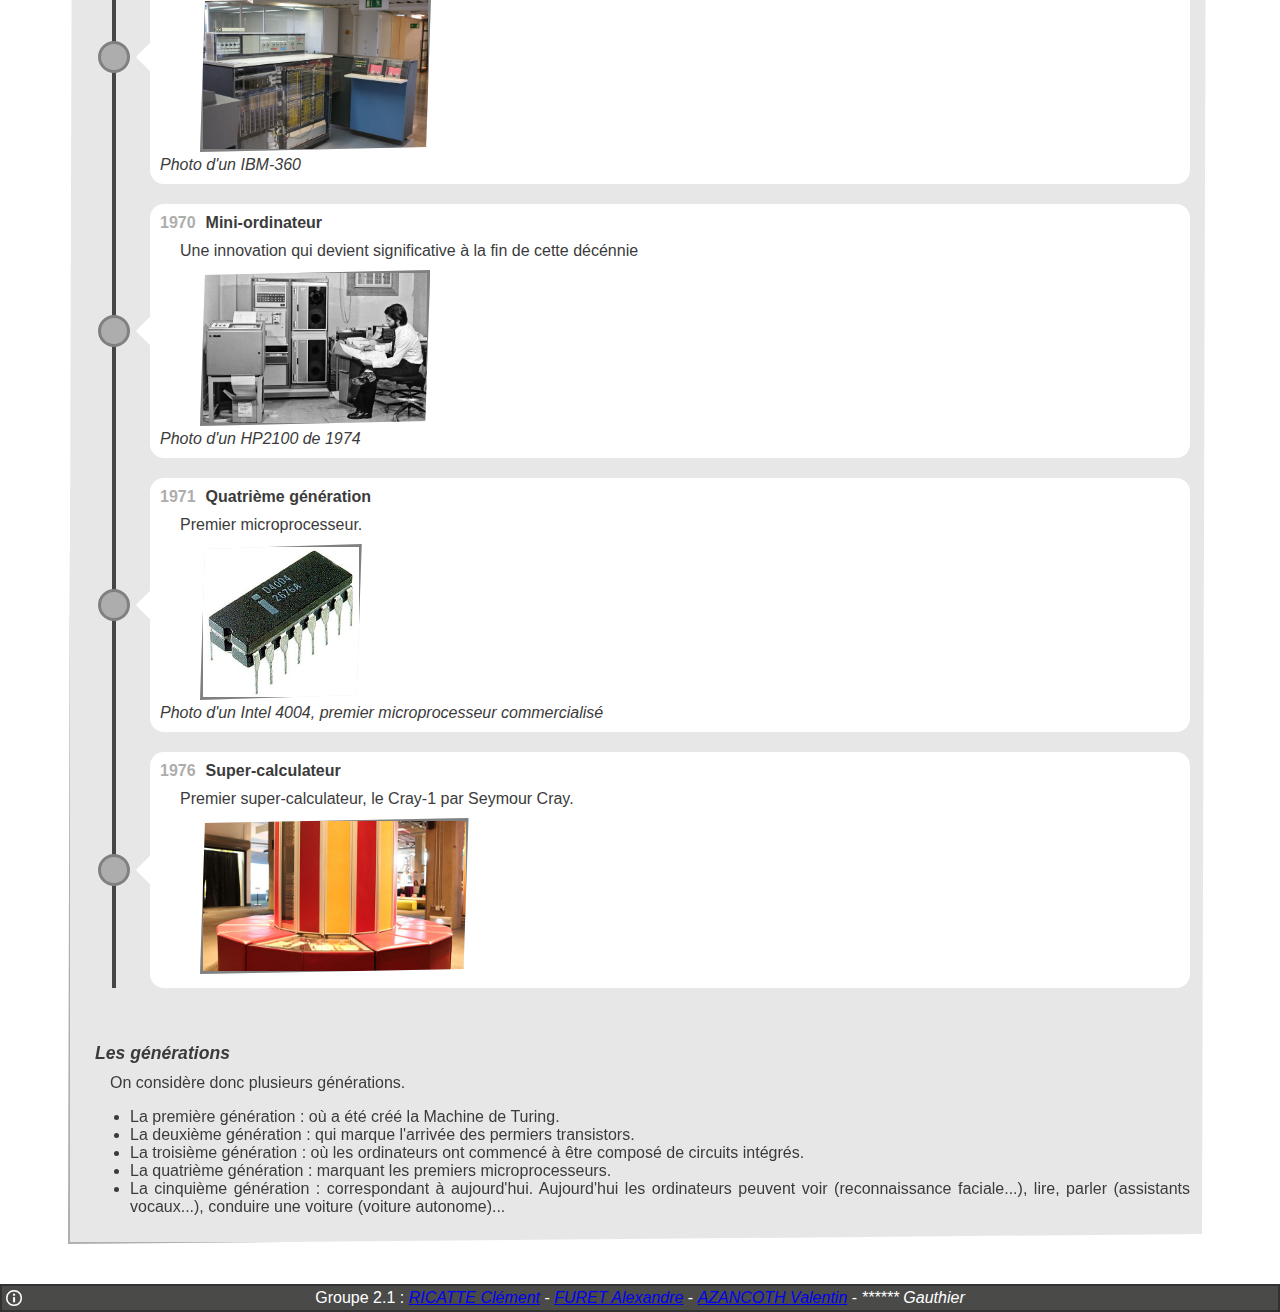
<file: page/evolution.html>
<!DOCTYPE html>
<html>

<head>
    <meta charset="utf-8" />
    <title>Projet - Evolution</title>
    <link rel="stylesheet" media="screen and (min-width:721px)" href="../style.css" />
    <link rel="stylesheet" media="screen and (max-width:720px)" href="../mobile.css" />
    <meta name="viewport" content="width=max-device-width, initial-scale=1" />
</head>

<body>
    <header>
        <h1>UnivOS</h1>
        <p>Evolution de l'informatique</p>
    </header>
    <nav id="menu">
        <ol>
            <li><a href="../index.html">Accueil</a></li>
            <li><a href="evolution.html">Evolution de l'informatique</a></li>
            <li><a href="enjeux.html">Les enjeux d'aujourd'hui et de demain</a></li>
            <li><a href="nature.html">Nature des liens créés et rapport au temps</a></li>
            <li><a href="influence.html">L'influence de l’informatique sur notre quotidien</a></li>
        </ol>
        <p style="font-style: italic;"><a href="#">↑ Retour en haut de page</a></p>
        <a href="https://www.univ-lorraine.fr/" target="blank"><img src="../images/univ.gif" /></a>
    </nav>
    <div class="backimg evolution"></div>
    <div id="body">
        <section>
            <article>
                <h2>Un ordinateur</h2>
                <h3>Définition</h3>
                <p>
                    Un ordinateur est un système de traitement de l'information programmable, c'est un concept défini
                    par Alan Turing l'inventeur du premier ordinateur.
                    <a class="source" href="https://fr.wikipedia.org/wiki/Ordinateur"
                        title="https://fr.wikipedia.org/wiki/Ordinateur" target="_blank">Source: wikipedia.org</a>
                </p>
                <h3>Chronologie des premières machines de calculs</h3>
                <div class="timeline">
                    <div class="date">
                        <h4><span>1000 av J.C.</span>Boulier</h4>
                        <p>Première machine à calculer</p>
                        <img src="../images/boulier.jpg" alt="Image d'un boulier" />
                        <!-- https://fr.wikipedia.org/wiki/Boulier#/media/Fichier:Boulier-ecole-maternelle-bois.jpg -->
                    </div>
                    <div class="date">
                        <h4><span>1642</span>Pascaline</h4>
                        <p>Machine à calculer pour les calculs plus complexes à réaliser avec un Boulier</p>
                        <img src="../images/pascaline.jpg" alt="Image d'une pascaline" />
                        <!-- https://upload.wikimedia.org/wikipedia/commons/thumb/8/80/Arts_et_Metiers_Pascaline_dsc03869.jpg/330px-Arts_et_Metiers_Pascaline_dsc03869.jpg -->
                    </div>
                    <div class="date">
                        <h4><span>1801</span>Métier à tisser de Jacquard</h4>
                        <p>Considéré comme l'ancêtre de l'ordinateur. Il fonctionnait avec des cartes perforées pour
                            guider les crochets des métiers à tisser.</p>
                        <img src="../images/metier_jacquard.jpg" alt="Image d'un métier Jacquard" />
                        <!-- https://fr.wikipedia.org/wiki/M%C3%A9tier_Jacquard#/media/Fichier:Metier_jacquard.jpg -->
                    </div>
                    <div class="date">
                        <h4><span>1919</span>Machine Enigma</h4>
                        <p>Machine de chiffrement et de déchiffrement, principalement utilisée par les allemands pendant
                            la Seconde Guerre mondiale.</p>
                        <img src="../images/enigma.jpg" alt="Image d'enigma" />
                        <!-- https://upload.wikimedia.org/wikipedia/commons/4/4d/Enigma_1940.JPG -->
                    </div>
                </div>
                <h3>Chronologie des premiers ordinateurs</h3>
                <div class="timeline">
                    <div class="date">
                        <h4><span>1936</span>Première génération</h4>
                        <p>Machine de Turing, outil dont le fonctionnement a inspiré l'ordinateur</p>
                    </div>
                    <div class="date">
                        <h4><span>1951</span>Univac</h4>
                        <p>Premier ordinateur commercial produit</p>
                        <img src="../images/backimg_evolution.jpeg" alt="Image d'Univac" />
                        <!-- https://time.com/4271506/census-bureau-computer-history/ -->
                    </div>
                    <div class="date">
                        <h4><span>1955</span>Deuxième génération</h4>
                        <p>Premiers transistors</p>
                        <img src="../images/premier_transistor.jpg" alt="Image d'une réplique du premier transistor'" />
                        <!-- https://fr.wikipedia.org/wiki/Transistor#/media/Fichier:Replica-of-first-transistor.jpg -->
                        <br /><i>Réplique du premier transistor</i>
                    </div>
                    <div class="date">
                        <h4><span>1958</span>Circuit intégré</h4>
                        <p>Création du circuit intégré</p>
                        <img src="../images/circuit_integre.jpg" alt="Image d'un circuit intégré récent" />
                        <!-- https://fr.wikipedia.org/wiki/Circuit_int%C3%A9gr%C3%A9#/media/Fichier:Three_IC_circuit_chips.JPG -->
                    </div>
                    <div class="date">
                        <h4><span>1963</span>Troisième génération</h4>
                        <p>Premiers ordinateurs utilisant des circuits intégrés</p>
                        <img src="../images/ibm360.jpg" alt="Image d'un IBM-360" />
                        <!-- https://fr.wikipedia.org/wiki/IBM_360_et_370#/media/Fichier:DM_IBM_S360.jpg -->
                        <br /><i>Photo d'un IBM-360</i>
                    </div>
                    <div class="date">
                        <h4><span>1970</span>Mini-ordinateur</h4>
                        <p>Une innovation qui devient significative à la fin de cette décénnie</p>
                        <img src="../images/hp2100.jpg" alt="Image d'un" />
                        <!-- https://upload.wikimedia.org/wikipedia/commons/c/c3/ESO_Hewlett_Packard_2116_minicomputer.jpg -->
                        <br /><i>Photo d'un HP2100 de 1974</i>
                    </div>
                    <div class="date">
                        <h4><span>1971</span>Quatrième génération</h4>
                        <p>Premier microprocesseur.</p>
                        <img src="../images/intel4004.jpg" alt="Image d'un Intel 4004" />
                        <!-- https://fr.wikipedia.org/wiki/Microprocesseur#/media/Fichier:Intel_4004.jpg -->
                        <br /><i>Photo d'un Intel 4004, premier microprocesseur commercialisé</i>
                    </div>
                    <div class="date">
                        <h4><span>1976</span>Super-calculateur</h4>
                        <p>Premier super-calculateur, le Cray-1 par Seymour Cray.</p>
                        <img src="../images/cray1.jpg" alt="Image d'un Cray-1" />
                        <!-- https://www.cray.com/blog/wp-content/uploads/2017/05/Blog-Cray1-LivingComputers.jpg -->
                    </div>
                </div>
                <h3>Les générations</h3>
                <p>
                    On considère donc plusieurs générations.
                <ul>
                    <li>La première génération : où a été créé la Machine de Turing.</li>
                    <li>La deuxième génération : qui marque l'arrivée des permiers transistors.</li>
                    <li>La troisième génération : où les ordinateurs ont commencé à être composé de circuits intégrés.
                    </li>
                    <li>La quatrième génération : marquant les premiers microprocesseurs.</li>
                    <li>La cinquième génération : correspondant à aujourd'hui. Aujourd'hui les ordinateurs peuvent voir
                        (reconnaissance faciale...), lire, parler (assistants vocaux...), conduire une voiture (voiture
                        autonome)...</li>
                </ul>
                </p>
                <a href="#" class="haut_de_page">↑ Retour en haut de page</a>
            </article>
        </section>
        <footer>
            <span><img src="../images/info.jpg" /></span>
            <p>Groupe 2.1 : <i><a href="https://github.com/AvaN0x">RICATTE Clément</a></i> - <i><a
                        href="https://github.com/raigun57">FURET Alexandre</a></i> -
                <i><a href="https://github.com/Valaaz">AZANCOTH Valentin</a></i> - <i>******
                    Gauthier</i>
            </p>
        </footer>
    </div>
</body>

</html>
</file>
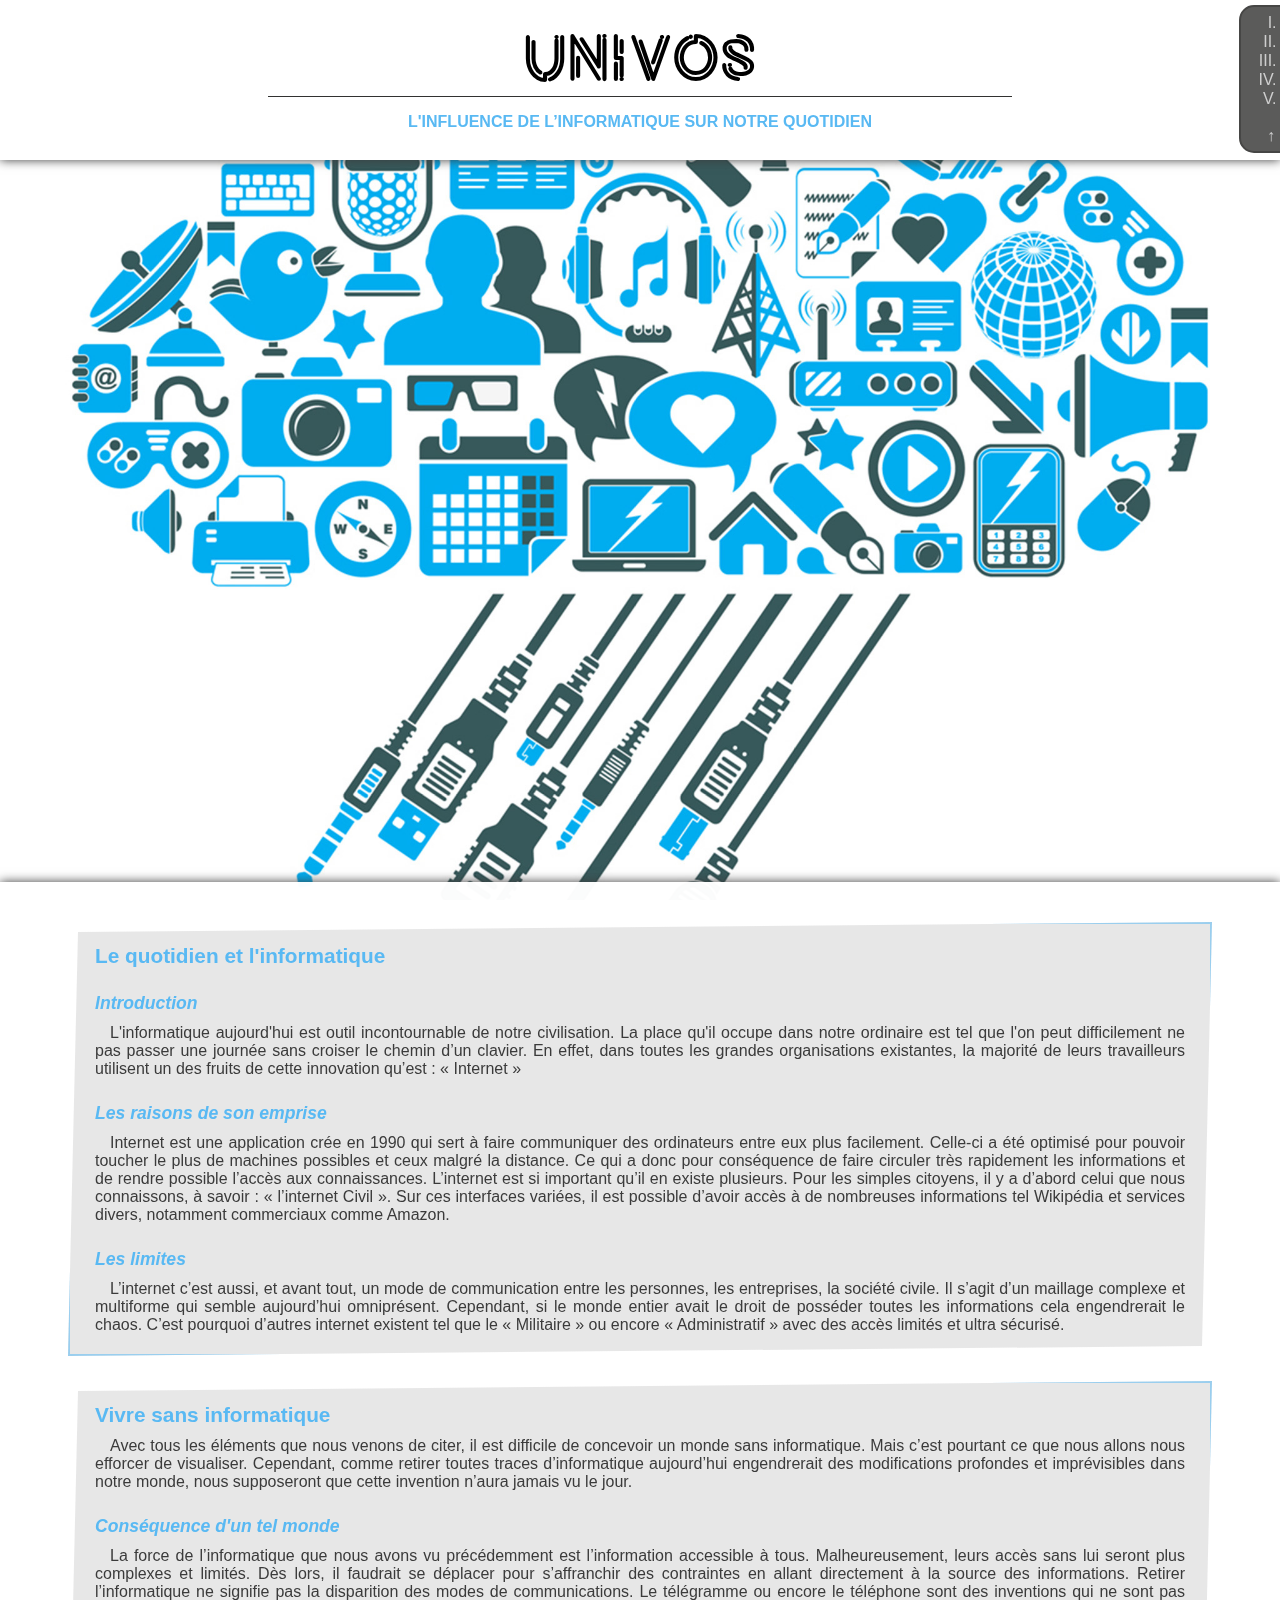
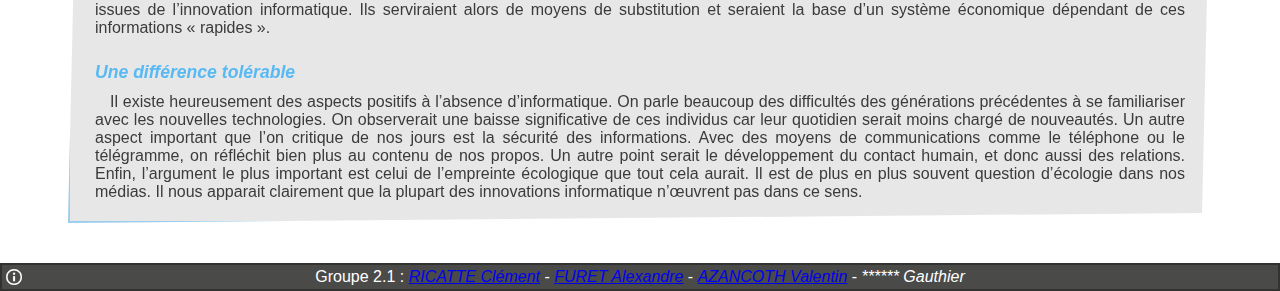
<file: page/influence.html>
<!DOCTYPE html>
<html>

<head>
    <meta charset="utf-8" />
    <title>Projet - Influence</title>
    <link rel="stylesheet" media="screen and (min-width:721px)" href="../style.css" />
    <link rel="stylesheet" media="screen and (max-width:720px)" href="../mobile.css" />
    <meta name="viewport" content="width=max-device-width, initial-scale=1" />
</head>

<body class="influence">
    <header>
        <h1>UnivOS</h1>
        <p>L'influence de l’informatique sur notre quotidien</p>
    </header>
    <nav id="menu">
        <ol>
            <li><a href="../index.html">Accueil</a></li>
            <li><a href="evolution.html">Evolution de l'informatique</a></li>
            <li><a href="enjeux.html">Les enjeux d'aujourd'hui et de demain</a></li>
            <li><a href="nature.html">Nature des liens créés et rapport au temps</a></li>
            <li><a href="influence.html">L'influence de l’informatique sur notre quotidien</a></li>
        </ol>
        <p style="font-style: italic;"><a href="#">↑ Retour en haut de page</a></p>
        <a href="https://www.univ-lorraine.fr/" target="blank"><img src="../images/univ.gif" /></a>
    </nav>
    <div class="backimg influence"></div>
    <div id="body">
        <section>
            <article>
                <h2>Le quotidien et l'informatique</h2>
                <h3>Introduction</h3>
                <p>
                    L'informatique aujourd'hui est outil incontournable de notre civilisation. La place qu'il occupe
                    dans notre ordinaire est tel que l'on peut difficilement ne pas passer une journée sans croiser le
                    chemin d’un clavier. En effet, dans toutes les grandes organisations existantes, la majorité de
                    leurs travailleurs utilisent un des fruits de cette innovation qu’est : « Internet »
                </p>
                <h3>Les raisons de son emprise</h3>
                <p>
                    Internet est une application crée en 1990 qui sert à faire communiquer des ordinateurs entre eux
                    plus facilement. Celle-ci a été optimisé pour pouvoir toucher le plus de machines possibles et ceux
                    malgré la distance. Ce qui a donc pour conséquence de faire circuler très rapidement les
                    informations et de rendre possible l’accès aux connaissances. L’internet est si important qu’il en
                    existe plusieurs. Pour les simples citoyens, il y a d’abord celui que nous connaissons, à savoir : «
                    l’internet Civil ». Sur ces interfaces variées, il est possible d’avoir accès à de nombreuses
                    informations tel Wikipédia et services divers, notamment commerciaux comme Amazon.
                </p>
                <h3>Les limites</h3>
                <p>
                    L’internet c’est aussi, et avant tout, un mode de communication entre les personnes, les
                    entreprises, la société civile. Il s’agit d’un maillage complexe et multiforme qui semble
                    aujourd’hui omniprésent. Cependant, si le monde entier avait le droit de posséder toutes les
                    informations cela engendrerait le chaos. C’est pourquoi d’autres internet existent tel que le «
                    Militaire » ou encore « Administratif » avec des accès limités et ultra sécurisé.
                </p>
                <a href="#" class="haut_de_page">↑ Retour en haut de page</a>
            </article>
            <article>
                <h2>Vivre sans informatique</h2>
                <p>Avec tous les éléments que nous venons de citer, il est difficile de concevoir un monde sans
                    informatique. Mais c’est pourtant ce que nous allons nous efforcer de visualiser. Cependant, comme
                    retirer toutes traces d’informatique aujourd’hui engendrerait des modifications profondes et
                    imprévisibles dans notre monde, nous supposeront que cette invention n’aura jamais vu le jour.</p>
                <h3>Conséquence d'un tel monde </h3>
                <p>
                    La force de l’informatique que nous avons vu précédemment est l’information accessible à tous.
                    Malheureusement, leurs accès sans lui seront plus complexes et limités. Dès lors, il faudrait se
                    déplacer pour s’affranchir des contraintes en allant directement à la source des informations.
                    Retirer l’informatique ne signifie pas la disparition des modes de communications. Le télégramme ou
                    encore le téléphone sont des inventions qui ne sont pas issues de l’innovation informatique. Ils
                    serviraient alors de moyens de substitution et seraient la base d’un système économique dépendant de
                    ces informations « rapides ».
                </p>
                <h3>Une différence tolérable</h3>
                <p>
                    Il existe heureusement des aspects positifs à l’absence d’informatique. On parle beaucoup des
                    difficultés des générations précédentes à se familiariser avec les nouvelles technologies. On
                    observerait une baisse significative de ces individus car leur quotidien serait moins chargé de
                    nouveautés. Un autre aspect important que l’on critique de nos jours est la sécurité des
                    informations. Avec des moyens de communications comme le téléphone ou le télégramme, on réfléchit
                    bien plus au contenu de nos propos. Un autre point serait le développement du contact humain, et
                    donc aussi des relations. Enfin, l’argument le plus important est celui de l’empreinte écologique
                    que tout cela aurait. Il est de plus en plus souvent question d’écologie dans nos médias. Il nous
                    apparait clairement que la plupart des innovations informatique n’œuvrent pas dans ce sens.
                </p>

                <a href="#" class="haut_de_page">↑ Retour en haut de page</a>
            </article>
        </section>
        <footer>
            <span><img src="../images/info.jpg" /></span>
            <p>Groupe 2.1 : <i><a href="https://github.com/AvaN0x">RICATTE Clément</a></i> - <i><a
                        href="https://github.com/raigun57">FURET Alexandre</a></i> -
                <i><a href="https://github.com/Valaaz">AZANCOTH Valentin</a></i> - <i>******
                    Gauthier</i>
            </p>
        </footer>
    </div>
</body>

</html>
</file>
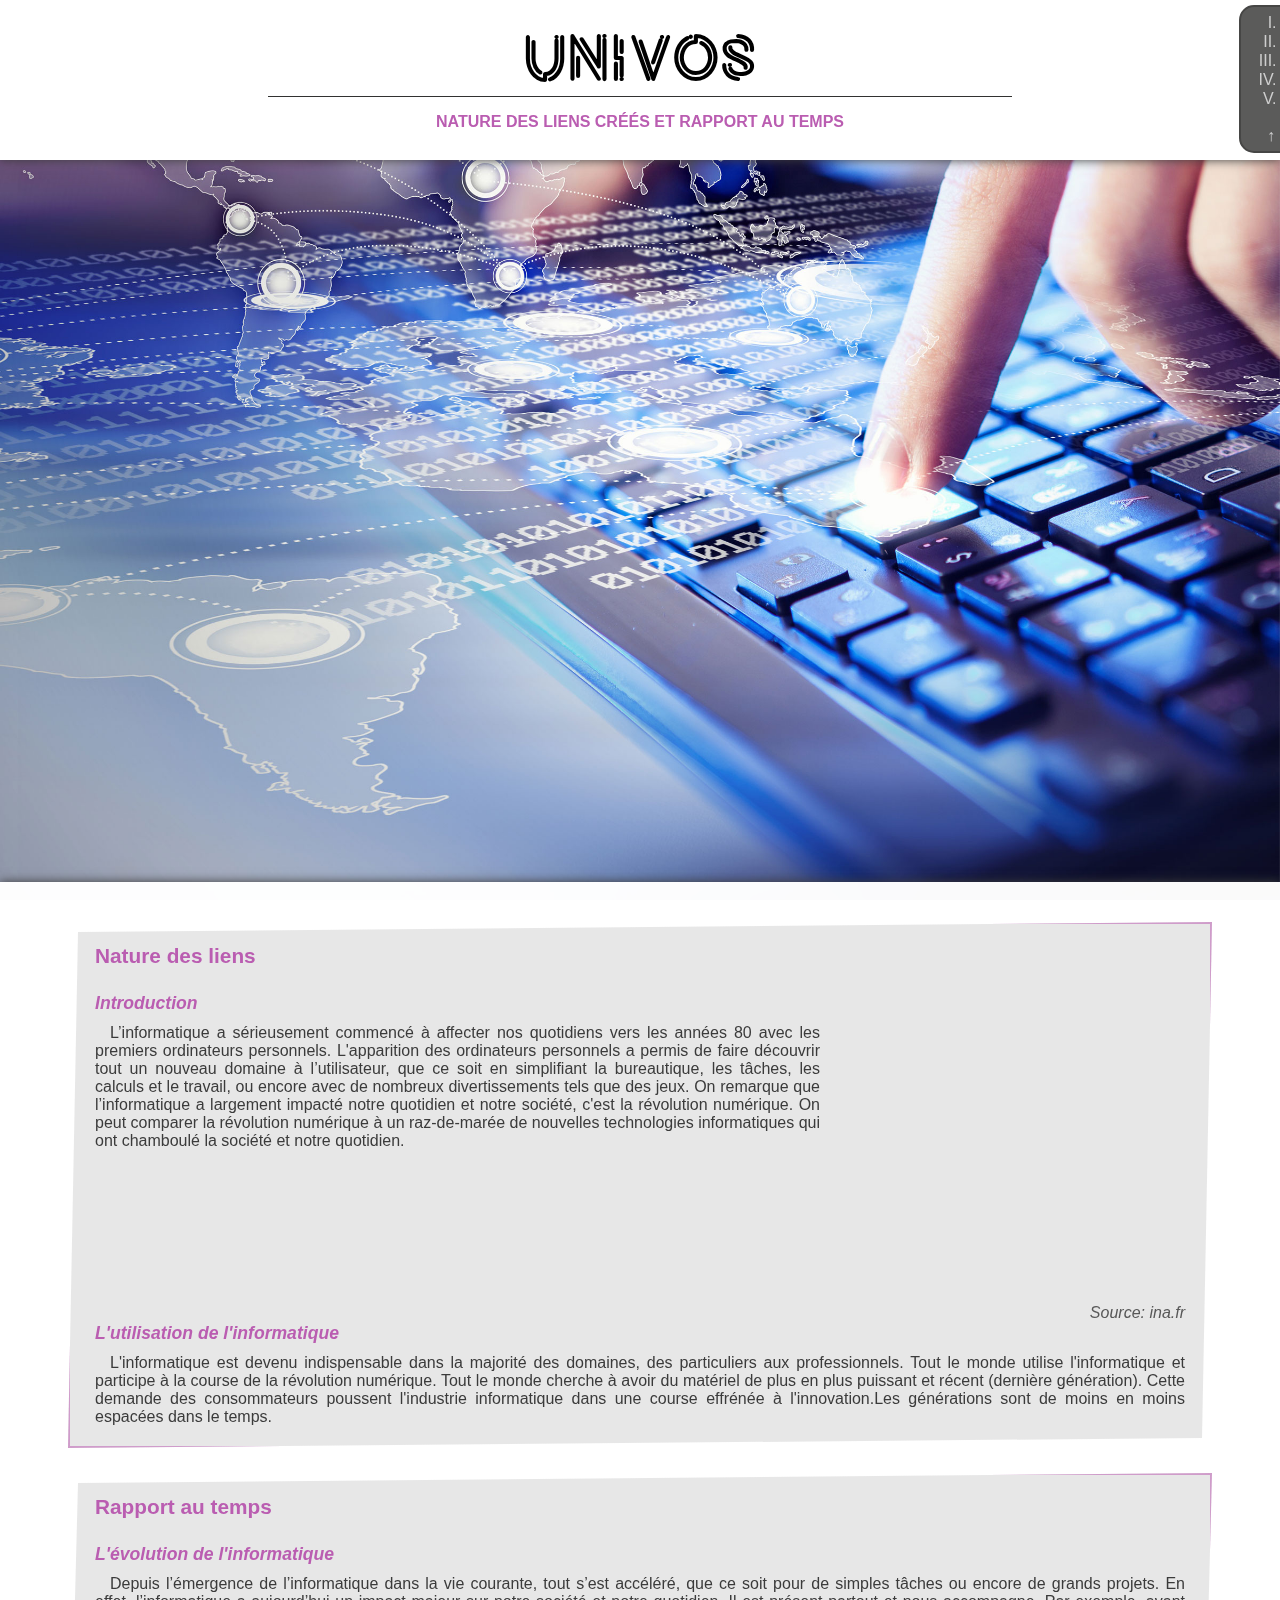
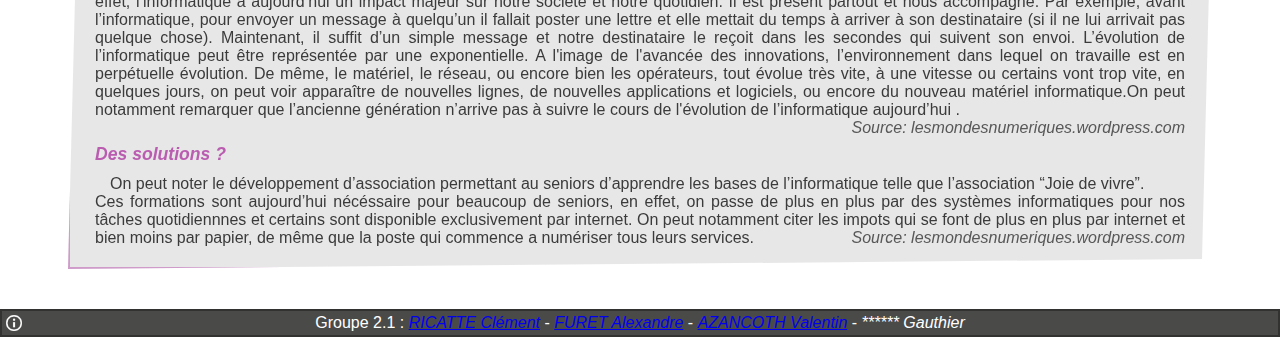
<file: page/nature.html>
<!DOCTYPE html>
<html>

<head>
    <meta charset="utf-8" />
    <title>Projet - Nature</title>
    <link rel="stylesheet" media="screen and (min-width:721px)" href="../style.css" />
    <link rel="stylesheet" media="screen and (max-width:720px)" href="../mobile.css" />
    <meta name="viewport" content="width=max-device-width, initial-scale=1" />
</head>

<body class="nature">
    <header>
        <h1>UnivOS</h1>
        <p>Nature des liens créés et rapport au temps</p>
    </header>
    <nav id="menu">
        <ol>
            <li><a href="../index.html">Accueil</a></li>
            <li><a href="evolution.html">Evolution de l'informatique</a></li>
            <li><a href="enjeux.html">Les enjeux d'aujourd'hui et de demain</a></li>
            <li><a href="nature.html">Nature des liens créés et rapport au temps</a></li>
            <li><a href="influence.html">L'influence de l’informatique sur notre quotidien</a></li>
        </ol>
        <p style="font-style: italic;"><a href="#">↑ Retour en haut de page</a></p>
        <a href="https://www.univ-lorraine.fr/" target="blank"><img src="../images/univ.gif" /></a>
    </nav>
    <div class="backimg nature"></div>
    <div id="body">
        <section>
            <article>
                <h2>Nature des liens</h2>
                <h3>Introduction</h3>
                <iframe width='350px' height='280px' style="border-radius: 15px; float:right; margin-left: 20px"
                    frameborder='0' marginheight='0' marginwidth='0' scrolling='no'
                    src='https://player.ina.fr/player/embed/CAA7900280001/1/1b0bd203fbcd702f9bc9b10ac3d0fc21/wide/1'
                    allow='fullscreen'></iframe>
                <p style="clear:none">
                    L’informatique a sérieusement commencé à affecter nos quotidiens vers les années 80 avec les
                    premiers ordinateurs personnels. L'apparition des ordinateurs personnels a permis de faire découvrir
                    tout un nouveau domaine à l’utilisateur, que ce soit en simplifiant la bureautique, les tâches, les
                    calculs et le travail, ou encore avec de nombreux divertissements tels que des jeux.
                    On remarque que l’informatique a largement impacté notre quotidien et notre société, c'est la
                    révolution numérique. On peut comparer la révolution numérique à un raz-de-marée de nouvelles
                    technologies informatiques qui ont chamboulé la société et notre quotidien.
                    <a class="source" href="https://www.ina.fr/video/CAA7900280001" title="https://www.ina.fr"
                        target="_blank">Source: ina.fr</a>
                </p>
                <h3>L'utilisation de l'informatique</h3>
                <p>
                    L'informatique est devenu indispensable dans la majorité des domaines, des particuliers aux
                    professionnels. Tout le monde utilise l'informatique et participe à la course de la révolution
                    numérique. Tout le monde cherche à avoir du matériel de plus en plus puissant et récent (dernière
                    génération). Cette demande des consommateurs poussent l'industrie informatique dans une course
                    effrénée à l'innovation.Les générations sont de moins en moins espacées dans le temps.
                </p>
                <a href="#" class="haut_de_page">↑ Retour en haut de page</a>
            </article>
            <article>
                <h2>Rapport au temps</h2>
                <h3>L'évolution de l'informatique</h3>
                <p>
                    Depuis l’émergence de l’informatique dans la vie courante, tout s’est accéléré, que ce soit pour de
                    simples tâches ou encore de grands projets. En effet, l’informatique a aujourd’hui un impact majeur
                    sur notre société et notre quotidien. Il est présent partout et nous accompagne. Par exemple, avant
                    l’informatique, pour envoyer un message à quelqu’un il fallait poster une lettre et elle mettait du
                    temps à arriver à son destinataire (si il ne lui arrivait pas quelque chose). Maintenant, il suffit
                    d’un simple message et notre destinataire le reçoit dans les secondes qui suivent son envoi.
                    L’évolution de l’informatique peut être représentée par une exponentielle. A l'image de l'avancée
                    des innovations, l’environnement dans lequel on travaille est en perpétuelle évolution. De même, le
                    matériel, le réseau, ou encore bien les opérateurs, tout évolue très vite, à une vitesse ou certains
                    vont trop vite, en quelques jours, on peut voir apparaître de nouvelles lignes, de nouvelles
                    applications et logiciels, ou encore du nouveau matériel informatique.On peut notamment remarquer
                    que l’ancienne génération n’arrive pas à suivre le cours de l'évolution de l’informatique
                    aujourd’hui .
                    <a class="source"
                        href="https://lesmondesnumeriques.wordpress.com/2016/01/26/les-personnes-agees-dans-lere-du-web-2-0"
                        title="https://lesmondesnumeriques.wordpress.com" target="_blank">Source:
                        lesmondesnumeriques.wordpress.com </a>
                </p>
                <h3>Des solutions ?</h3>
                <p>
                    On peut noter le développement d’association permettant au seniors d’apprendre les bases de
                    l’informatique telle que l’association “Joie de vivre”.<br>Ces formations sont aujourd’hui
                    nécéssaire pour beaucoup de seniors, en effet, on passe de plus en plus par des systèmes
                    informatiques pour nos tâches quotidiennnes et certains sont disponible exclusivement par internet.
                    On peut notamment citer les impots qui se font de plus en plus par internet et bien moins par
                    papier, de même que la poste qui commence a numériser tous leurs services.
                    <a class="source"
                        href="https://lesmondesnumeriques.wordpress.com/2016/01/26/les-personnes-agees-dans-lere-du-web-2-0"
                        title="https://lesmondesnumeriques.wordpress.com" target="_blank">Source:
                        lesmondesnumeriques.wordpress.com </a>
                </p>

                <a href="#" class="haut_de_page">↑ Retour en haut de page</a>
            </article>
        </section>
        <footer>
            <span><img src="../images/info.jpg" /></span>
            <p>Groupe 2.1 : <i><a href="https://github.com/AvaN0x">RICATTE Clément</a></i> - <i><a
                        href="https://github.com/raigun57">FURET Alexandre</a></i> -
                <i><a href="https://github.com/Valaaz">AZANCOTH Valentin</a></i> - <i>******
                    Gauthier</i>
            </p>
        </footer>
    </div>
</body>

</html>
</file>
<file: style.css>
html {
    scroll-behavior: smooth
}
body {
    font-family: Arial, serif, sans-serif, monospace;
    margin: 0;
    background-color: #d7d7d7
}
@font-face { /* source : https://www.dafont.com/potra.font?fpp=100&text=UnivOS */
    font-family: Potra;
    src: url(font/Potra.ttf)
}
@supports (-ms-ime-align:auto) { /* support minimum de edge */
    section {
        background: rgb(255,255,255)
    } 
}


header {
    margin: 0;
    padding: 20px;
    width: auto;
    height: 120px;
    background: white;
    box-shadow: 0px 0px 10px #3b3b3b;
    text-align: center
}
header h1 {
    margin: 0;
    font-family: Potra, Arial, serif, sans-serif, monospace;
    font-size: 4em;
    color: #323231;
    transition: color .5s linear
}
header:hover h1 {
    color: black
}
header h1:after {
    content: '';
	margin: auto;
	height: 1px;
	width: 10%;
	display: block;
	background-color: #323231;
	transition: width 1s ease, background-color 1s ease
}
header:hover h1:after {
    width: 60%;
	background-color: #323231
}
header p {
	font-weight: bold;
	text-transform: uppercase
}

#menu {
    padding: 7px 7px 7px 0;
    width: 360px;
    height: 130px;
    top: 5px;
    right: -330px;
    position: fixed;
    background-color: #4A4A49;
    border: 2px solid #323231;
    border-radius: 15px;
    color: #c9c9c9;
    opacity: .9;
    transition: right 1s ease;
    z-index: 1;
    overflow: hidden
}
#menu:hover {
    right: 5px
}
#menu a {
    color: #c9c9c9;
    text-decoration: none
}
#menu li:hover, 
#menu li:hover a, 
#menu a:hover { 
    color: #fff;
    transition: color 1s
}
#menu a:after {
    content: '';
	height: 1px;
	width: 0;
	display: block;
	background-color: #c9c9c9;
	transition: width 1s ease, background-color 2s ease
} 
#menu a:hover:after {
    width: 70%;
	background-color: #fff
}
#menu p {
    margin: 0 0 0 26px
}
#menu ol {
    margin: 0;
    list-style-type: upper-roman
} 
#menu img {
    height: 25px;
    float: right;
    transform: translateY(-90%)    
}

.backimg {
    bottom: 0;
    width: 100%;
    height: 100%;
    background-size: cover;
    background-repeat:no-repeat;
    background-position: 0;
    position: fixed;
    z-index: -1
}
.backimg.evolution {
    background-image: url(images/backimg_evolution.jpeg) /* https://time.com/4271506/census-bureau-computer-history/ */
}
.backimg.influence {
    background-image: url(images/backimg_influence.jpg) /* https://hojemacau.com.mo/2018/08/14/alibaba-mais-de-273-milhoes-para-centro-de-computacao-em-nuvem-e-plataforma-de-mega-dados// */
}
.backimg.enjeux {
    background-image: url(images/backimg_enjeux.jpg); /* https://www.numerama.com/tech/198790-facebook-construit-un-3e-data-center-en-europe.html */
    width: 101%
}
.backimg.nature {
    background-image: url(images/backimg_nature.jpg) /* https://time.com/4271506/census-bureau-computer-history/ */
}



#body {
    top: 98%;
    width: 100%;
    position: absolute
}
section {
    margin: auto;
    padding: 15px;
    width: auto;
    overflow: hidden;
    position: relative;
    background-color: rgba(255,255,255,.98);
    box-shadow: 0px 0px 10px #3b3b3b
}
article {
    margin: 25px auto 25px auto;
    padding: 10px 20px 10px 20px;
    max-width: 1100px; 
    clip-path: polygon(10px 10px, 100% 0, calc(100% - 10px) calc(100% - 10px), 0 100%);
    background-color: #e2e2e2d5;
    border: 2px solid #8080808a;
    color: #3b3b3b;
    text-align: justify;
    overflow: hidden
}
h3, h2, article p {
    margin: 10px 5px;
    padding: 0;
    clear:both
}
h2 {
    font-size: 1.3em
}
h3 {
    font-size: 1.1em;
    margin-top: 25px;
    font-style: italic
}

.influence header p,
.influence article h2,
.influence article h3,
.influence article h3 a {
    color: #59B9F3
}
.influence article {
    border: 2px solid #59B9F38a
}
.enjeux header p,
.enjeux article h2,
.enjeux article h3,
.enjeux article h3 a {
    color: #2C75FF
}
.enjeux article {
    border: 2px solid #2C75FF8a
}
.nature header p,
.nature article h2,
.nature article h3,
.nature article h3 a {
    color: #ba5db1
}
.nature article {
    border: 2px solid #ba5db18a
}

article p {
    text-indent: 15px;
}
.haut_de_page { /* visible que sur mobile */
    display: none
}
article a {
    color: #585858;
    text-decoration: underline
}
article a:visited {
    font-style: italic
}
a.source {
    float: right;
    text-decoration: none;
    font-style: italic;
    clear: both
}
.source:after {
    content: '';
	height: 1px;
    width: 0;
    margin: auto;
	display: block;
	background-color: #585858;
	transition: width 1s ease, background-color 2s ease
} 
.source:hover:after {
    width: 70%
}


footer {
    padding: 2px;
    position: relative;
    background-color: #4A4A49;
    border: 2px solid #323231;
    color: white;
    font-size: 1em
}
footer p {
    margin: 1px auto 1px auto;
    max-width: 1100px;
    text-align: center
}

footer img{
    height: 20px;
    position: relative;
    float: left
}
footer:before {
    content:'Le site est adapté pour Google Chrome et Mozilla Firefox';
    position: absolute;
    bottom: 20px;
    background-color: #cfcfcfd5;
    border: 2px solid #8080808a;
    color: #3b3b3b;
    padding: 5px 12px 15px 12px;
    clip-path: polygon(1% 3%, 100% 0, 98% 63%, 11% 65%, 0 100%);
    transition: opacity .5s linear;
    z-index: 1;
    opacity: 0
}
footer:hover:before {
    opacity: .9
}


.timeline {
    overflow: hidden;
    padding: 10px 10px;
    position: relative;
    margin-right: 0;
    width: 100%
}
.timeline:before {
    content: '';
    top: 30px;
    width: 4px;
    height: calc(100% - 60px);
    background: rgb(70,70,70);
    position: absolute;
    left: 22px
}
.timeline .date {
    background: white;
    padding: 10px;
    margin: 20px 10px 20px 50px;
    width: auto;
    border-radius: 14px;
    position: relative
}
.timeline .date h4 span {
    color: #adadad;
    margin-right: 10px
}
.timeline .date h4 {
    margin: 0
}
.timeline .date:before {
    content: '';
    width: 20px;
    height: 20px;
    background: white;
    left: -10px;
    top: 50%;
    transform: translateY(-50%) rotate(45deg);
    position: absolute;
    z-index: -1
}
.timeline .date:after {
    content: '';
    width: 26px;
    height: 26px;
    background: #adadad;
    border-radius: 50%;
    border: 3px solid #808080;
    left: -52px;
    top: 50%;
    transform: translateY(-50%);
    position: absolute
}
.timeline img {
    height: 150px;
    clip-path: polygon(5px 5px, 100% 0, calc(100% - 5px) calc(100% - 5px), 0 100%);
    background-color: #e2e2e2d5;
    border: 3px solid #808080;
    margin-left: 40px
}
</file>
<file: mobile.css>
html {
    scroll-behavior: smooth
}

body {
    font-family: Arial, serif, sans-serif, monospace;
    margin: 0;
    background-color: #d7d7d7
}

@font-face {
    /* source : https://www.dafont.com/potra.font?fpp=100&text=UnivOS */
    font-family: Potra;
    src: url(font/Potra.ttf)
}

@supports (-ms-ime-align:auto) {

    /* support minimum de edge */
    section {
        background: rgb(255, 255, 255)
    }
}


header {
    margin: 0;
    padding: 20px;
    width: auto;
    height: 120px;
    background: white;
    text-align: center;
    z-index: 2
}

header h1 {
    margin: 0;
    font-family: Potra, Arial, serif, sans-serif, monospace;
    font-size: 4em;
    color: #323231;
    transition: color .5s linear
}

header h1:after {
    content: '';
    margin: auto;
    height: 1px;
    width: 60%;
    display: block;
    background-color: #323231
}

header p {
    font-weight: bold;
    text-transform: uppercase
}

#menu {
    padding: 7px 7px 7px 0;
    position: relative;
    background-color: #fff;
    color: #000;
    box-shadow: 0px 5px 5px #3b3b3b8a;
    z-index: 1
}

#menu a {
    color: #000;
    text-decoration: none
}

#menu p {
    display: none
}

#menu ol {
    margin: 0;
    list-style-type: upper-roman
}

#menu li {
    padding: 3px
}

#menu li:last-child {
    width: calc(100% - 55px)
}

#menu img {
    height: 50px;
    float: right;
    transform: translateY(-90%);
    display: block
}

.backimg {
    width: 100%;
    min-height: 300px;
    height: 60vh;
    position: relative;
    display: block;
    background-size: cover;
    background-repeat: no-repeat;
    background-position: center
}

.backimg.evolution {
    background-image: url(images/backimg_evolution.jpeg)
        /* https://time.com/4271506/census-bureau-computer-history/ */
}

.backimg.influence {
    background-image: url(images/backimg_influence.jpg)
        /* https://hojemacau.com.mo/2018/08/14/alibaba-mais-de-273-milhoes-para-centro-de-computacao-em-nuvem-e-plataforma-de-mega-dados// */
}

.backimg.enjeux {
    background-image: url(images/backimg_enjeux.jpg);
    /* https://www.numerama.com/tech/198790-facebook-construit-un-3e-data-center-en-europe.html */
    width: 101%
}

.backimg.nature {
    background-image: url(images/backimg_nature.jpg)
        /* https://time.com/4271506/census-bureau-computer-history/ */
}


section {
    overflow: hidden;
    position: relative;
    background-color: rgba(255, 255, 255, .98);
    box-shadow: 0px 0px 10px #3b3b3b
}

article {
    margin: 25px 0 25px 0;
    padding: 10px 20px 10px 20px;
    clip-path: polygon(0 10px, 100% 0, 100% calc(100% - 10px), 0 100%);
    background-color: #e2e2e2d5;
    border: 2px solid #8080808a;
    color: #3b3b3b;
    text-align: justify;
    overflow: hidden
}

h3,
h2,
article p {
    margin: 5px;
    padding: 0;
    clear: both
}

h2 {
    font-size: 1.3em
}

h3 {
    font-size: 1.1em;
    margin-top: 15px;
    font-style: italic
}

.influence header p,
.influence article h2,
.influence article h3,
.influence article h3 a {
    color: #59B9F3
}

.influence article {
    border: 2px solid #59B9F38a
}

.enjeux header p,
.enjeux article h2,
.enjeux article h3,
.enjeux article h3 a {
    color: #2C75FF
}

.enjeux article {
    border: 2px solid #2C75FF8a
}

.nature header p,
.nature article h2,
.nature article h3,
.nature article h3 a {
    color: #ba5db1
}

.nature article {
    border: 2px solid #ba5db18a
}

.haut_de_page {
    clear: both;
    float: right;
    margin-top: 5px;
    text-decoration: none
}

article a {
    color: #585858;
    text-decoration: underline
}

article a:visited {
    font-style: italic
}

a.source {
    float: right;
    text-decoration: none;
    font-style: italic
}


footer {
    padding: 2px;
    position: relative;
    background-color: #4A4A49;
    border: 2px solid #323231;
    color: white;
    font-size: 1em
}

footer p {
    margin: 1px auto 1px auto
}

footer img {
    display: none
}


.timeline {
    overflow: hidden;
    padding: 5px 5px;
    position: relative;
    margin-right: 0;
    width: 100%
}

.timeline:before {
    content: '';
    top: 15px;
    width: 4px;
    height: calc(100% - 30px);
    background: rgb(70, 70, 70);
    position: absolute;
    left: 11px
}

.timeline .date {
    background: white;
    padding: 10px;
    margin: 10px 5px 10px 25px;
    width: auto;
    border-radius: 14px;
    position: relative
}

.timeline .date h4 span {
    color: #adadad;
    margin-right: 10px
}

.timeline .date h4 {
    margin: 0
}

.timeline .date:before {
    content: '';
    width: 10px;
    height: 10px;
    background: white;
    left: -5px;
    top: 50%;
    transform: translateY(-50%) rotate(45deg);
    position: absolute;
    z-index: -1
}

.timeline .date:after {
    content: '';
    width: 13px;
    height: 13px;
    background: #adadad;
    border-radius: 50%;
    border: 3px solid #808080;
    left: -26px;
    top: 50%;
    transform: translateY(-50%);
    position: absolute
}

.timeline img {
    height: 150px;
    clip-path: polygon(5px 5px, 100% 0, calc(100% - 5px) calc(100% - 5px), 0 100%);
    background-color: #e2e2e2d5;
    border: 3px solid #808080;
    margin-left: 40px
}

#audio_google audio {
    position: relative;
    top: 20px
}
</file>
